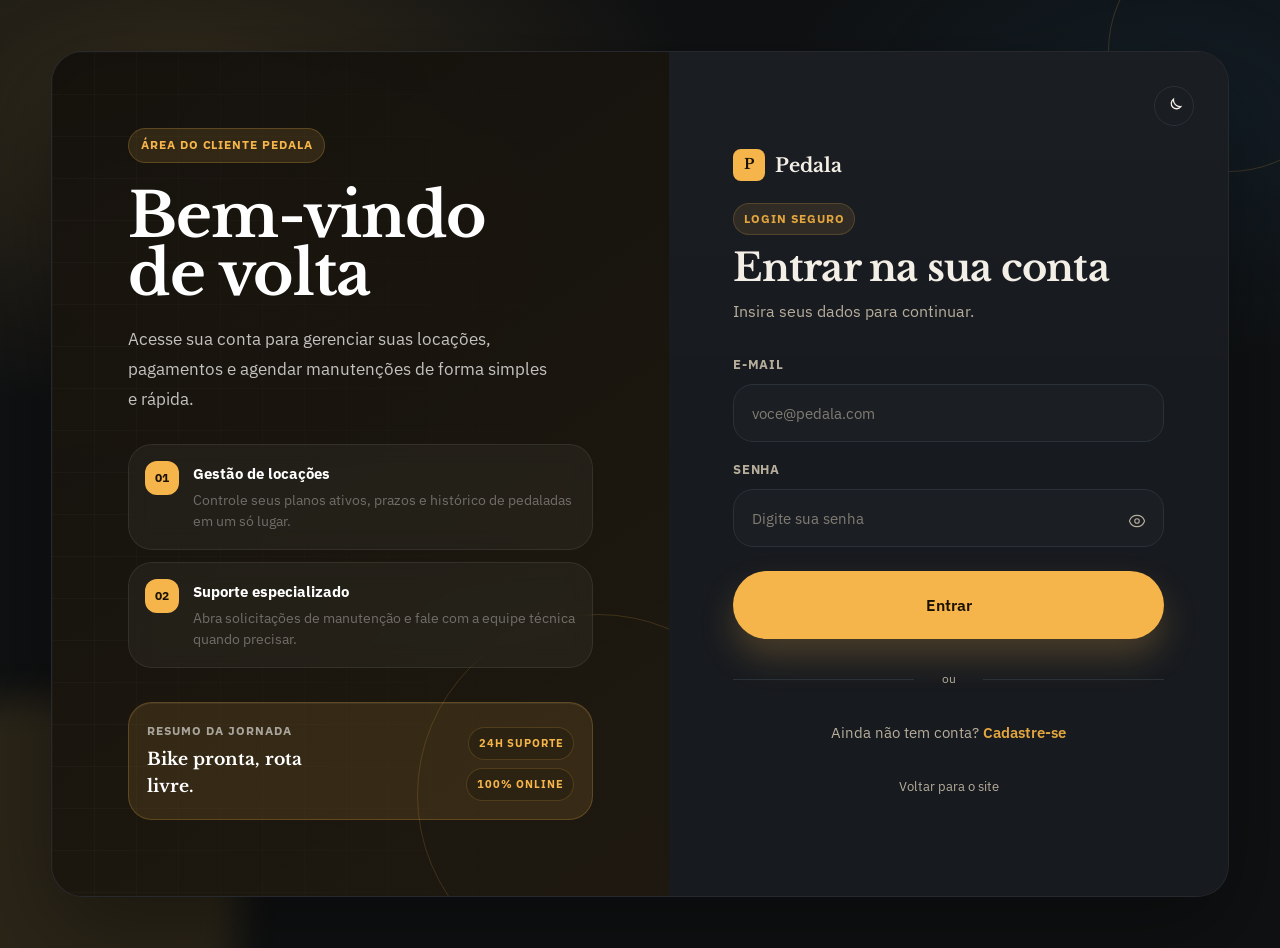
<file: frontend/pages/dashboard.html>
<!DOCTYPE html>
<html lang="pt-BR">
<head>
  <meta charset="UTF-8">
  <meta name="viewport" content="width=device-width, initial-scale=1.0">
  <title>Dashboard | Pedala</title>
  <meta name="description" content="Gerencie sua conta, acompanhe seus aluguéis e agende manutenções.">
  <link rel="stylesheet" href="../css/style.css">
  <script>(function(){document.documentElement.setAttribute('data-theme',localStorage.getItem('pedala_theme')||'dark');})();</script>
</head>
<body>
  <nav class="navbar">
    <a href="../index.html" class="navbar-logo">
      <div class="logo-icon">P</div>
      Pedala
    </a>
    <div class="navbar-actions">
      <button class="theme-toggle" title="Mudar tema"></button>
      <div class="nav-user-info">
        <div class="nav-avatar" id="navAv">U</div>
        <span class="nav-username" id="navNm">Usuário</span>
      </div>
      <button class="btn btn-secondary btn-sm" type="button" onclick="sair()">Sair</button>
    </div>
  </nav>

  <div class="layout">
    <aside class="sidebar">
      <ul class="sidebar-nav">
        <li><a href="#" class="active" onclick="showSec('inicio',this)">Visão Geral</a></li>
        <li><a href="#" onclick="showSec('locar',this)">Nova Locação</a></li>
        <li><a href="#" onclick="showSec('locacoes',this)">Histórico</a></li>
        <li><a href="#" onclick="showSec('perfil',this)">Meus Dados</a></li>
        <li><a href="../index.html">Página Inicial</a></li>
      </ul>
    </aside>

    <main class="main-content">
      <section id="sec-inicio" class="sec show">
        <div class="page-banner">
          <div class="page-banner-content">
            <h1 id="greetMsg">Olá, Usuário.</h1>
            <p>Gerencie seus aluguéis e agende manutenções de forma simples.</p>
          </div>
        </div>

        <div class="stat-grid">
          <div class="stat-card">
            <div class="stat-card-label">Bikes disponíveis</div>
            <div class="stat-card-value" id="wBikes">-</div>
          </div>
          <div class="stat-card">
            <div class="stat-card-label">Locações totais</div>
            <div class="stat-card-value" id="wLoc">0</div>
          </div>
          <div class="stat-card accent">
            <div class="stat-card-label">Contratos ativos</div>
            <div class="stat-card-value" id="wAtiv">0</div>
          </div>
        </div>

        <div id="locAtivaResume"></div>
      </section>

      <section id="sec-locar" class="sec">
        <div class="page-banner">
          <div class="page-banner-content">
            <h1>Novo aluguel</h1>
            <p>Escolha o seu modelo preferido e receba na sua porta.</p>
          </div>
        </div>

        <div id="locBloq" class="form-block" style="display:none;color:var(--warning);background:var(--warning-bg);border-color:var(--warning-border);"></div>

        <div class="card">
          <div class="card-header">
            <span class="card-title">Modelos disponíveis</span>
            <div class="bikes-filter" id="filterBtns">
              <button class="filter-btn active" type="button" data-cat="">Todos</button>
            </div>
          </div>
          <div class="card-body">
            <div class="bikes-grid" id="dashBikeGrid">
              <div class="empty-state">
                <span>Buscando modelos disponíveis...</span>
              </div>
            </div>
          </div>
        </div>
      </section>

      <section id="sec-locacoes" class="sec">
        <div class="page-header-row">
          <div class="page-header">
            <h1>Histórico</h1>
            <p>Acompanhe seus aluguéis passados e ativos.</p>
          </div>
          <button class="btn btn-secondary btn-sm" type="button" onclick="loadLocacoes()">Sincronizar</button>
        </div>
        <div id="locList"></div>
      </section>

      <section id="sec-perfil" class="sec">
        <div class="page-header">
          <h1>Meus dados</h1>
          <p>Informações de contato e endereço de entrega.</p>
        </div>
        <div class="card">
          <div class="card-body" id="perfilContent">
            <div class="empty-state">
              <span>Carregando seus dados...</span>
            </div>
          </div>
        </div>
      </section>
    </main>
  </div>

  <div id="modalOverlay" class="modal-overlay">
    <div class="modal">
      <div id="modalStep1">
        <div class="modal-bike-grid">
          <div class="modal-bike-visual">
            <img id="modalBikeImage" src="../assets/images/hero-bike.png" alt="Bike selecionada">
          </div>
          <div class="modal-bike-copy">
            <div>
              <div class="hero-floating-badge" id="modalBikeCatBadge">Categoria</div>
              <h2 class="modal-title" id="modalBikeName" style="margin-top:12px;">Bike selecionada</h2>
              <p id="modalBikeDesc">Descrição da bike selecionada.</p>
            </div>

            <div class="bike-features-grid">
              <div class="modal-feature">
                <span>Disponibilidade</span>
                <strong id="modalBikeAvailability">-</strong>
              </div>
              <div class="modal-feature">
                <span>Custo Base</span>
                <strong id="modalBikePriceHint">-</strong>
              </div>
              <div class="modal-feature">
                <span>Logística</span>
                <strong>Entrega agendada</strong>
              </div>
              <div class="modal-feature">
                <span>Gestão</span>
                <strong>Ciclo monitorado</strong>
              </div>
            </div>

            <div class="hero-actions">
              <button class="btn btn-secondary" type="button" onclick="closeModal()">Fechar</button>
              <button class="btn btn-primary" type="button" onclick="goToLocacao()">Continuar locação</button>
            </div>
          </div>
        </div>
      </div>

      <div id="modalStep2" style="display:none;">
        <h2 class="modal-title">Planejar Assinatura</h2>
        <p id="modalBikeDescStep2" style="color:var(--text-secondary);margin:8px 0 18px;"></p>
        <div class="plan-options" id="planOptions"></div>
        <div class="form-group">
          <label class="form-label" for="dataInicio">Início da vigência</label>
          <input type="date" id="dataInicio" class="form-input">
          <p class="form-hint">A data selecionada não pode exceder quatro dias contados de hoje.</p>
        </div>
        <div id="modalError" class="form-block" style="display:none;color:var(--danger);background:var(--danger-bg);border-color:var(--danger-border);margin-top:12px;"></div>
        <div class="hero-actions" style="margin-top:18px;">
          <button class="btn btn-secondary" type="button" onclick="backToBikeInfo()">Voltar</button>
          <button class="btn btn-primary" type="button" id="confirmBtn" onclick="confirmarLocacao()">Confirmar Assinatura</button>
        </div>
      </div>
    </div>
  </div>

  <div id="toast" class="toast" role="status" aria-live="polite"></div>
  <button class="scroll-top" id="scrollTop" type="button">↑ Topo</button>

  <script src="../js/core/app.js"></script>
  <script src="../js/pages/dashboard.page.js"></script>
</body>
</html>
</file>
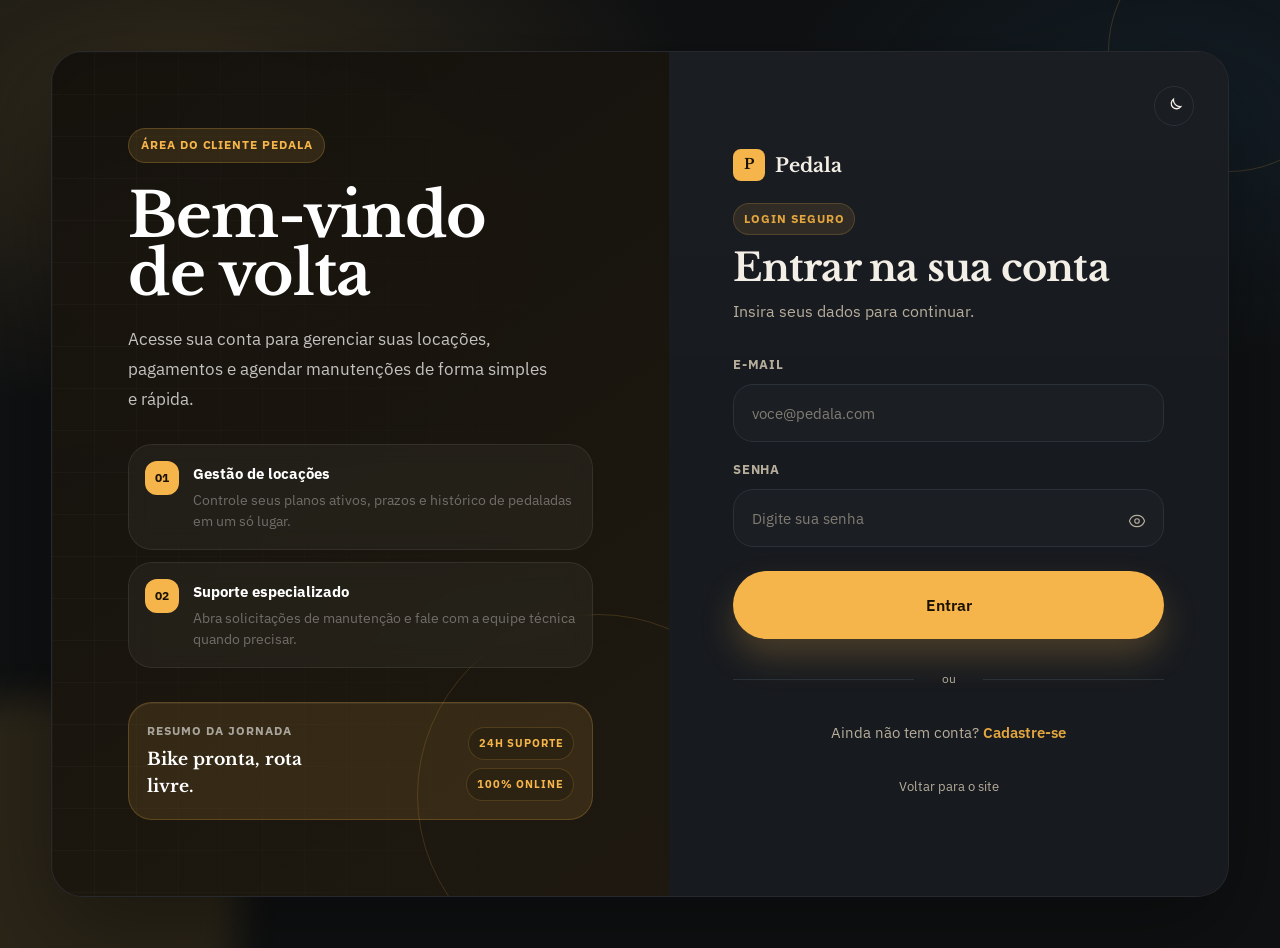
<file: frontend/pages/login.html>
<!DOCTYPE html>
<html lang="pt-BR">
<head>
  <meta charset="UTF-8">
  <meta name="viewport" content="width=device-width, initial-scale=1.0">
  <title>Entrar | Pedala</title>
  <meta name="description" content="Acesse sua conta Pedala para gerenciar locações, pagamentos e manutenções.">
  <link rel="stylesheet" href="../css/style.css">
  <script>(function(){document.documentElement.setAttribute('data-theme',localStorage.getItem('pedala_theme')||'dark');})();</script>
</head>
<body>
  <main class="auth-page auth-page-login">
    <div class="auth-shell auth-shell-login">
      <section class="auth-intro">
        <div class="auth-intro-copy">
          <span class="auth-kicker">Área do cliente Pedala</span>
          <h1>Bem-vindo de volta</h1>
          <p>Acesse sua conta para gerenciar suas locações, pagamentos e agendar manutenções de forma simples e rápida.</p>
          <div class="auth-points">
            <div class="auth-point">
              <span class="auth-point-icon">01</span>
              <div>
                <strong>Gestão de locações</strong>
                <p>Controle seus planos ativos, prazos e histórico de pedaladas em um só lugar.</p>
              </div>
            </div>
            <div class="auth-point">
              <span class="auth-point-icon">02</span>
              <div>
                <strong>Suporte especializado</strong>
                <p>Abra solicitações de manutenção e fale com a equipe técnica quando precisar.</p>
              </div>
            </div>
          </div>
        </div>

        <div class="auth-ride-card" aria-hidden="true">
          <div>
            <span>Resumo da jornada</span>
            <strong>Bike pronta, rota livre.</strong>
          </div>
          <div class="auth-ride-metrics">
            <span>24h suporte</span>
            <span>100% online</span>
          </div>
        </div>
      </section>

      <section class="auth-card">
        <div class="auth-theme-toggle">
          <button class="theme-toggle" title="Mudar tema"></button>
        </div>
        <div class="auth-logo">
          <div class="navbar-logo">
            <div class="logo-icon">P</div>
            Pedala
          </div>
          <span class="auth-card-eyebrow">Login seguro</span>
          <h2>Entrar na sua conta</h2>
          <p>Insira seus dados para continuar.</p>
        </div>

        <div id="loginError" class="form-block" style="display:none;color:var(--danger);background:var(--danger-bg);border-color:var(--danger-border);margin-bottom:18px;"></div>

        <form id="loginForm">
          <div class="form-group">
            <label class="form-label" for="email">E-mail</label>
            <input class="form-input" type="email" id="email" placeholder="voce@pedala.com" autocomplete="email" required>
          </div>
          <div class="form-group input-wrapper">
            <label class="form-label" for="senha">Senha</label>
            <input class="form-input" type="password" id="senha" placeholder="Digite sua senha" autocomplete="current-password" required>
            <button type="button" class="input-eye" id="toggleSenha" onclick="toggleSenhaVisibility()" aria-label="Mostrar ou ocultar senha">
              <svg id="eyeIcon" xmlns="http://www.w3.org/2000/svg" fill="none" viewBox="0 0 24 24" stroke="currentColor" stroke-width="1.5"><path stroke-linecap="round" stroke-linejoin="round" d="M2.036 12.322a1.012 1.012 0 010-.639C3.423 7.51 7.36 4.5 12 4.5c4.638 0 8.573 3.007 9.963 7.178.07.207.07.431 0 .639C20.577 16.49 16.64 19.5 12 19.5c-4.638 0-8.573-3.007-9.963-7.178z"/><path stroke-linecap="round" stroke-linejoin="round" d="M15 12a3 3 0 11-6 0 3 3 0 016 0z"/></svg>
            </button>
          </div>
          <button type="submit" class="btn btn-primary btn-full btn-lg" id="submitBtn">Entrar</button>
        </form>

        <div class="auth-divider">ou</div>

        <div class="auth-footer">
          <span>Ainda não tem conta? <a href="register.html">Cadastre-se</a></span>
        </div>
        <div class="auth-back">
          <a href="../index.html">Voltar para o site</a>
        </div>
      </section>
    </div>
  </main>

  <div id="toast" class="toast" role="status" aria-live="polite"></div>
  <script src="../js/core/app.js"></script>
  <script src="../js/pages/login.page.js"></script>
  <script>
    function toggleSenhaVisibility() {
      const input = document.getElementById('senha');
      const icon = document.getElementById('eyeIcon');
      if (input.type === 'password') {
        input.type = 'text';
        icon.innerHTML = '<path stroke-linecap="round" stroke-linejoin="round" d="M3.98 8.223A10.477 10.477 0 001.934 12C3.226 16.338 7.244 19.5 12 19.5c.993 0 1.953-.138 2.863-.395M6.228 6.228A10.45 10.45 0 0112 4.5c4.756 0 8.773 3.162 10.065 7.498a10.523 10.523 0 01-4.293 5.774M6.228 6.228L3 3m3.228 3.228l3.65 3.65m7.894 7.894L21 21m-3.228-3.228l-3.65-3.65m0 0a3 3 0 10-4.243-4.243m4.242 4.242L9.88 9.88"/>';
      } else {
        input.type = 'password';
        icon.innerHTML = '<path stroke-linecap="round" stroke-linejoin="round" d="M2.036 12.322a1.012 1.012 0 010-.639C3.423 7.51 7.36 4.5 12 4.5c4.638 0 8.573 3.007 9.963 7.178.07.207.07.431 0 .639C20.577 16.49 16.64 19.5 12 19.5c-4.638 0-8.573-3.007-9.963-7.178z"/><path stroke-linecap="round" stroke-linejoin="round" d="M15 12a3 3 0 11-6 0 3 3 0 016 0z"/>';
      }
    }
  </script>
</body>
</html>
</file>
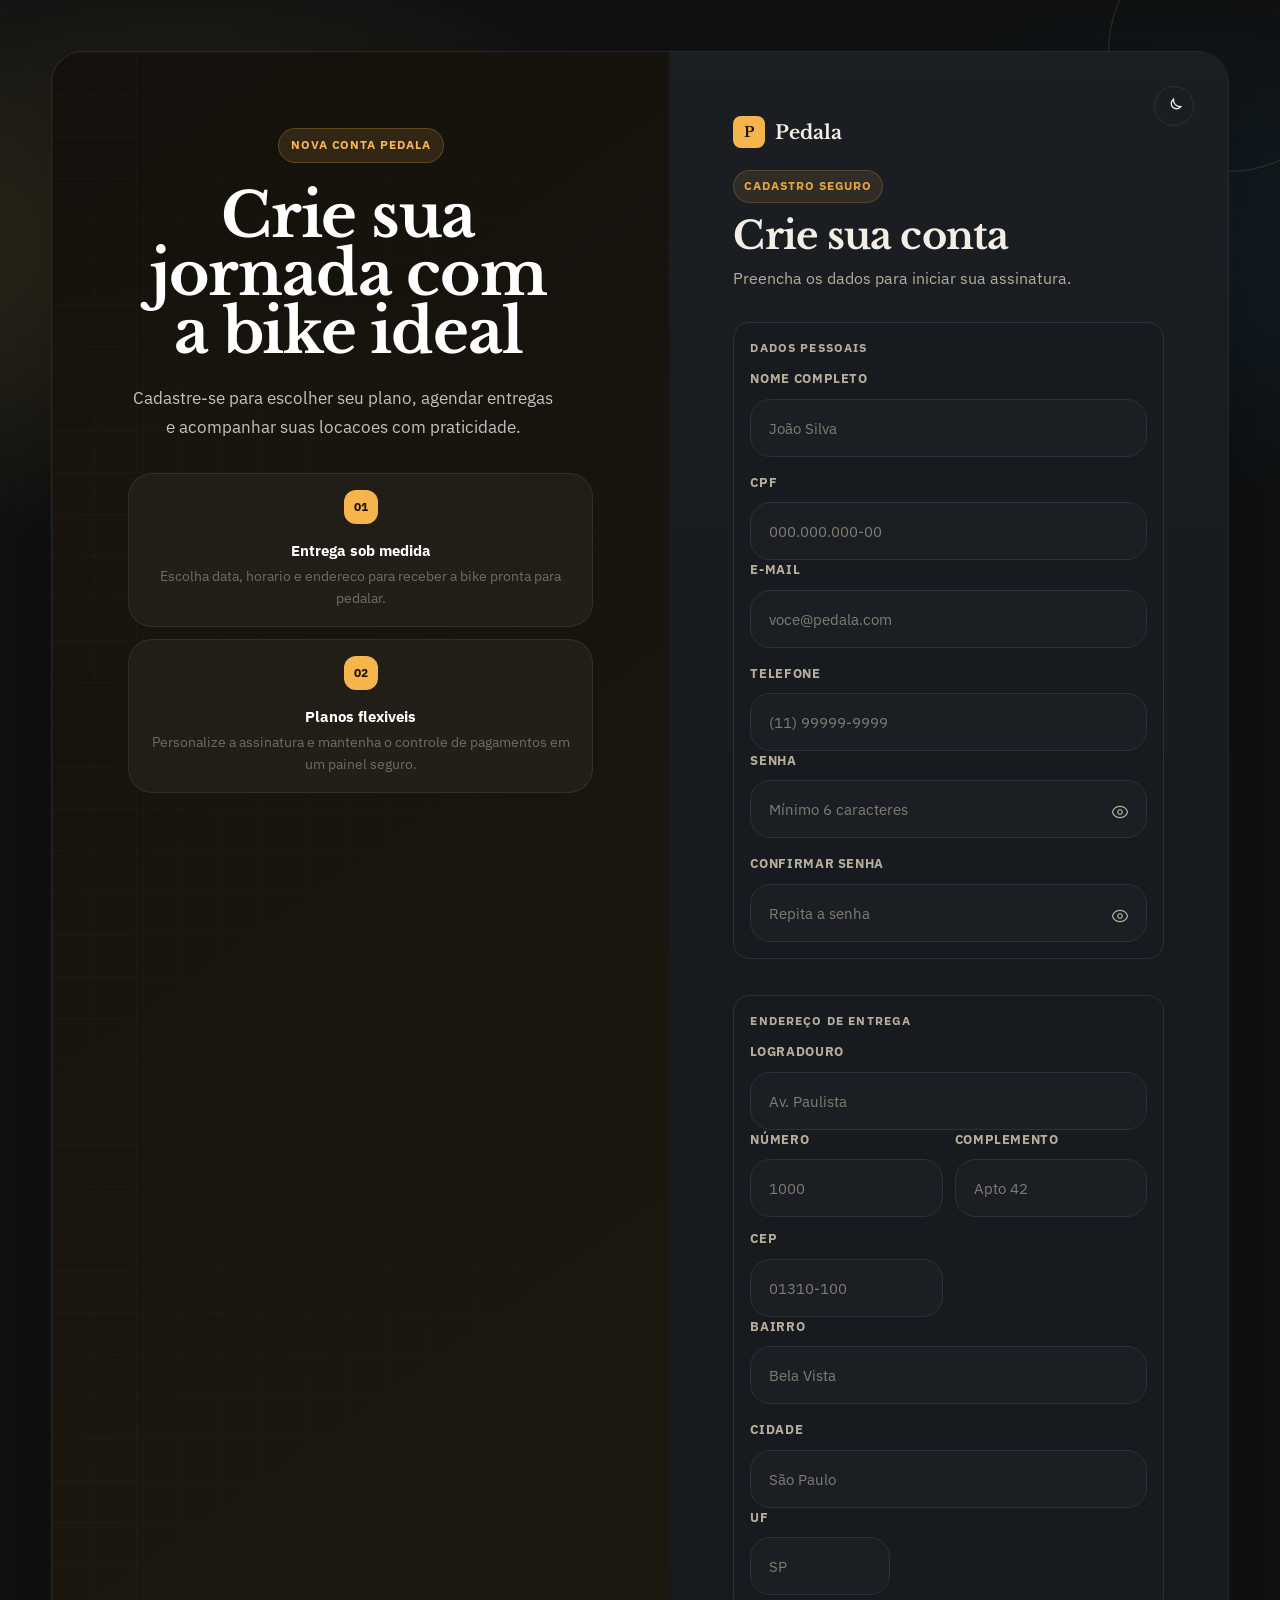
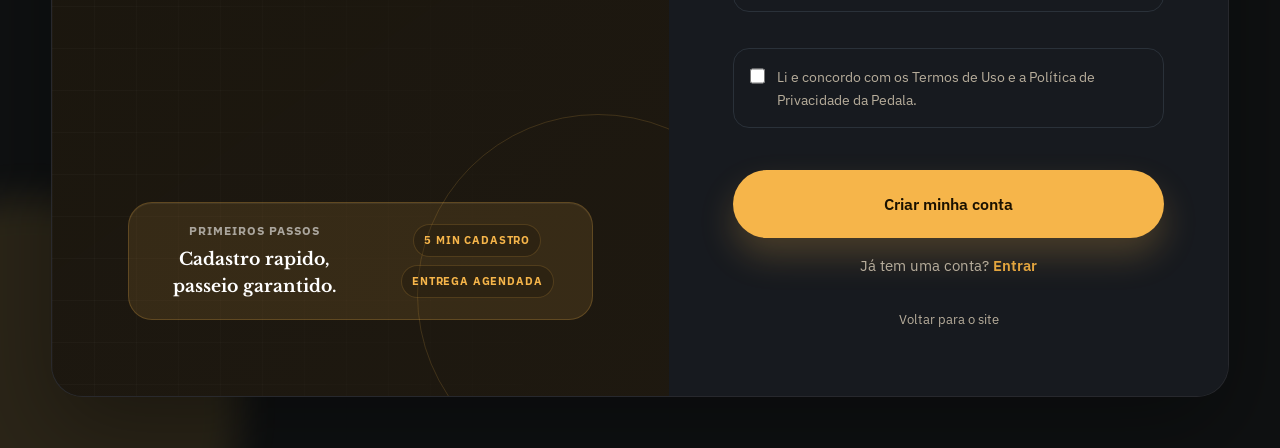
<file: frontend/pages/register.html>
<!DOCTYPE html>
<html lang="pt-BR">
<head>
  <meta charset="UTF-8">
  <meta name="viewport" content="width=device-width, initial-scale=1.0">
  <title>Criar conta | Pedala</title>
  <meta name="description" content="Cadastre-se na Pedala e receba a bike ideal em casa.">
  <link rel="stylesheet" href="../css/style.css">
  <script>(function(){document.documentElement.setAttribute('data-theme',localStorage.getItem('pedala_theme')||'dark');})();</script>
</head>
<body>
  <main class="auth-page auth-page-login auth-page-register">
    <div class="auth-shell auth-shell-login">
      <section class="auth-intro">
        <div class="auth-intro-copy">
          <span class="auth-kicker">Nova conta Pedala</span>
          <h1>Crie sua jornada com a bike ideal</h1>
          <p>Cadastre-se para escolher seu plano, agendar entregas e acompanhar suas locacoes com praticidade.</p>
          <div class="auth-points">
            <div class="auth-point">
              <span class="auth-point-icon">01</span>
              <div>
                <strong>Entrega sob medida</strong>
                <p>Escolha data, horario e endereco para receber a bike pronta para pedalar.</p>
              </div>
            </div>
            <div class="auth-point">
              <span class="auth-point-icon">02</span>
              <div>
                <strong>Planos flexiveis</strong>
                <p>Personalize a assinatura e mantenha o controle de pagamentos em um painel seguro.</p>
              </div>
            </div>
          </div>
        </div>

        <div class="auth-ride-card" aria-hidden="true">
          <div>
            <span>Primeiros passos</span>
            <strong>Cadastro rapido, passeio garantido.</strong>
          </div>
          <div class="auth-ride-metrics">
            <span>5 min cadastro</span>
            <span>Entrega agendada</span>
          </div>
        </div>
      </section>

      <section class="auth-card">
        <div class="auth-theme-toggle">
          <button class="theme-toggle" title="Mudar tema"></button>
        </div>
        <div class="auth-logo">
          <div class="navbar-logo">
            <div class="logo-icon">P</div>
            Pedala
          </div>
          <span class="auth-card-eyebrow">Cadastro seguro</span>
          <h2>Crie sua conta</h2>
          <p>Preencha os dados para iniciar sua assinatura.</p>
        </div>

        <div id="regError" class="form-block" style="display:none;color:var(--danger);background:var(--danger-bg);border-color:var(--danger-border);margin-bottom:18px;"></div>

        <form id="regForm">
          <div class="form-block" style="margin-bottom:18px;">
            <span class="section-label-form">Dados pessoais</span>
            <div class="form-row">
              <div class="form-group">
                <label class="form-label" for="nome">Nome completo</label>
                <input class="form-input" type="text" id="nome" placeholder="João Silva" required>
              </div>
              <div class="form-group">
                <label class="form-label" for="cpf">CPF</label>
                <input class="form-input" type="text" id="cpf" placeholder="000.000.000-00" maxlength="14" required>
              </div>
            </div>
            <div class="form-row">
              <div class="form-group">
                <label class="form-label" for="email">E-mail</label>
                <input class="form-input" type="email" id="email" placeholder="voce@pedala.com" autocomplete="email" required>
              </div>
              <div class="form-group">
                <label class="form-label" for="telefone">Telefone</label>
                <input class="form-input" type="tel" id="telefone" placeholder="(11) 99999-9999" required>
              </div>
            </div>
            <div class="form-row">
              <div class="form-group input-wrapper">
                <label class="form-label" for="senha">Senha</label>
                <input class="form-input" type="password" id="senha" placeholder="Mínimo 6 caracteres" minlength="6" autocomplete="new-password" required>
                <button type="button" class="input-eye" onclick="toggleField('senha','eyeReg1')" aria-label="Mostrar senha">
                  <svg id="eyeReg1" xmlns="http://www.w3.org/2000/svg" fill="none" viewBox="0 0 24 24" stroke="currentColor" stroke-width="1.5"><path stroke-linecap="round" stroke-linejoin="round" d="M2.036 12.322a1.012 1.012 0 010-.639C3.423 7.51 7.36 4.5 12 4.5c4.638 0 8.573 3.007 9.963 7.178.07.207.07.431 0 .639C20.577 16.49 16.64 19.5 12 19.5c-4.638 0-8.573-3.007-9.963-7.178z"/><path stroke-linecap="round" stroke-linejoin="round" d="M15 12a3 3 0 11-6 0 3 3 0 016 0z"/></svg>
                </button>
              </div>
              <div class="form-group input-wrapper">
                <label class="form-label" for="confirmarSenha">Confirmar senha</label>
                <input class="form-input" type="password" id="confirmarSenha" placeholder="Repita a senha" autocomplete="new-password" required>
                <button type="button" class="input-eye" onclick="toggleField('confirmarSenha','eyeReg2')" aria-label="Mostrar confirmar senha">
                  <svg id="eyeReg2" xmlns="http://www.w3.org/2000/svg" fill="none" viewBox="0 0 24 24" stroke="currentColor" stroke-width="1.5"><path stroke-linecap="round" stroke-linejoin="round" d="M2.036 12.322a1.012 1.012 0 010-.639C3.423 7.51 7.36 4.5 12 4.5c4.638 0 8.573 3.007 9.963 7.178.07.207.07.431 0 .639C20.577 16.49 16.64 19.5 12 19.5c-4.638 0-8.573-3.007-9.963-7.178z"/><path stroke-linecap="round" stroke-linejoin="round" d="M15 12a3 3 0 11-6 0 3 3 0 016 0z"/></svg>
                </button>
              </div>
            </div>
          </div>

          <div class="form-block" style="margin-bottom:18px;">
            <span class="section-label-form">Endereço de entrega</span>
            <div class="form-group">
              <label class="form-label" for="logradouro">Logradouro</label>
              <input class="form-input" type="text" id="logradouro" placeholder="Av. Paulista" required>
            </div>
            <div class="form-row-3">
              <div class="form-group">
                <label class="form-label" for="numero">Número</label>
                <input class="form-input" type="text" id="numero" placeholder="1000" required>
              </div>
              <div class="form-group">
                <label class="form-label" for="complemento">Complemento</label>
                <input class="form-input" type="text" id="complemento" placeholder="Apto 42">
              </div>
              <div class="form-group">
                <label class="form-label" for="cep">CEP</label>
                <input class="form-input" type="text" id="cep" placeholder="01310-100" maxlength="9">
              </div>
            </div>
            <div class="form-row">
              <div class="form-group">
                <label class="form-label" for="bairro">Bairro</label>
                <input class="form-input" type="text" id="bairro" placeholder="Bela Vista" required>
              </div>
              <div class="form-group">
                <label class="form-label" for="cidade">Cidade</label>
                <input class="form-input" type="text" id="cidade" placeholder="São Paulo" required>
              </div>
            </div>
            <div class="form-group uf-wrap">
              <label class="form-label" for="uf">UF</label>
              <input class="form-input" type="text" id="uf" placeholder="SP" maxlength="2" required>
            </div>
          </div>

          <label class="form-block" style="display:flex;gap:12px;align-items:flex-start;cursor:pointer;margin-bottom:18px;">
            <input type="checkbox" id="termos" required style="width:18px;height:18px;margin-top:2px;accent-color:var(--accent);">
            <span style="color:var(--text-secondary);font-size:0.9rem;">
              Li e concordo com os Termos de Uso e a Política de Privacidade da Pedala.
            </span>
          </label>

          <button type="submit" class="btn btn-primary btn-full btn-lg" id="submitBtn">Criar minha conta</button>
        </form>

        <div class="auth-footer" style="margin-top:16px;">
          <span>Já tem uma conta? <a href="login.html">Entrar</a></span>
        </div>
        <div class="auth-back">
          <a href="../index.html">Voltar para o site</a>
        </div>
      </section>
    </div>
  </main>

  <div id="toast" class="toast" role="status" aria-live="polite"></div>
  <script src="../js/core/app.js"></script>
  <script src="../js/pages/register.page.js"></script>
  <script>
    function toggleField(inputId, iconId) {
      const input = document.getElementById(inputId);
      const icon = document.getElementById(iconId);
      const eyeOpen = '<path stroke-linecap="round" stroke-linejoin="round" d="M2.036 12.322a1.012 1.012 0 010-.639C3.423 7.51 7.36 4.5 12 4.5c4.638 0 8.573 3.007 9.963 7.178.07.207.07.431 0 .639C20.577 16.49 16.64 19.5 12 19.5c-4.638 0-8.573-3.007-9.963-7.178z"/><path stroke-linecap="round" stroke-linejoin="round" d="M15 12a3 3 0 11-6 0 3 3 0 016 0z"/>';
      const eyeOff = '<path stroke-linecap="round" stroke-linejoin="round" d="M3.98 8.223A10.477 10.477 0 001.934 12C3.226 16.338 7.244 19.5 12 19.5c.993 0 1.953-.138 2.863-.395M6.228 6.228A10.45 10.45 0 0112 4.5c4.756 0 8.773 3.162 10.065 7.498a10.523 10.523 0 01-4.293 5.774M6.228 6.228L3 3m3.228 3.228l3.65 3.65m7.894 7.894L21 21m-3.228-3.228l-3.65-3.65m0 0a3 3 0 10-4.243-4.243m4.242 4.242L9.88 9.88"/>';
      if (input.type === 'password') { input.type = 'text'; icon.innerHTML = eyeOff; }
      else { input.type = 'password'; icon.innerHTML = eyeOpen; }
    }
  </script>
</body>
</html>
</file>
<file: frontend/css/style.css>
@import url('https://fonts.googleapis.com/css2?family=IBM+Plex+Sans:wght@400;500;600;700&family=Libre+Baskerville:wght@700&display=swap');

/* ══════════════════════════════════════════════════
   DESIGN TOKENS
══════════════════════════════════════════════════ */
:root {
  --color-primary: #F7B84C;
  --color-primary-dark: #E5A53B;
  --color-primary-text: #1F1400;
  --color-bg: #F6F1EA;
  --color-bg-soft: #F2ECE2;
  --color-surface: #FFFFFF;
  --color-surface-muted: #FAF7F2;
  --color-text: #1E1B16;
  --color-text-muted: #6E665A;
  --color-border: #E3DDD1;

  --text-secondary: var(--color-text-muted);
  --text-muted: var(--color-text-muted);
  --accent: var(--color-primary);
  --bg-muted: var(--color-bg-soft);
  --bg-border: var(--color-border);

  --danger: #D04D3A;
  --warning: #E48B1A;
  --success: #2F8D60;
  --info: #2B7BB9;
  --danger-bg: rgba(208, 77, 58, 0.12);
  --warning-bg: rgba(228, 139, 26, 0.12);
  --success-bg: rgba(47, 141, 96, 0.12);
  --info-bg: rgba(43, 123, 185, 0.12);
  --danger-border: rgba(208, 77, 58, 0.28);
  --warning-border: rgba(228, 139, 26, 0.28);
  --success-border: rgba(47, 141, 96, 0.28);
  --info-border: rgba(43, 123, 185, 0.28);

  --font-sans: 'IBM Plex Sans', sans-serif;
  --font-display: 'Libre Baskerville', serif;

  --shadow-sm: 0 10px 24px rgba(20, 16, 10, 0.08);
  --shadow-md: 0 24px 60px rgba(20, 16, 10, 0.14);
  --transition: 0.3s cubic-bezier(0.16, 1, 0.3, 1);

  --site-width: 1140px;
  --r-sm: 10px;
  --r-md: 16px;
  --r-lg: 24px;
  --r-xl: 32px;
  --r-pill: 999px;
  --nav-height: 80px;
}

[data-theme="dark"] {
  --color-primary: #F6B54A;
  --color-primary-dark: #E3A53E;
  --color-primary-text: #1A1100;
  --color-bg: #0F1112;
  --color-bg-soft: #14171B;
  --color-surface: #171A1F;
  --color-surface-muted: #1B1F24;
  --color-text: #F4EFE6;
  --color-text-muted: #B7AD9B;
  --color-border: #2A3139;

  --text-secondary: var(--color-text-muted);
  --text-muted: var(--color-text-muted);
  --accent: var(--color-primary);
  --bg-muted: var(--color-bg-soft);
  --bg-border: var(--color-border);

  --danger-bg: rgba(208, 77, 58, 0.18);
  --warning-bg: rgba(228, 139, 26, 0.18);
  --success-bg: rgba(47, 141, 96, 0.18);
  --info-bg: rgba(43, 123, 185, 0.18);
  --danger-border: rgba(208, 77, 58, 0.36);
  --warning-border: rgba(228, 139, 26, 0.36);
  --success-border: rgba(47, 141, 96, 0.36);
  --info-border: rgba(43, 123, 185, 0.36);
}

/* ══════════════════════════════════════════════════
   RESET & BASE
══════════════════════════════════════════════════ */
* { margin: 0; padding: 0; box-sizing: border-box; }
html { scroll-behavior: smooth; }

body {
  font-family: var(--font-sans);
  background:
    radial-gradient(1200px 600px at 10% -10%, rgba(247, 184, 76, 0.22), transparent 60%),
    radial-gradient(900px 520px at 110% 0%, rgba(43, 123, 185, 0.12), transparent 55%),
    var(--color-bg);
  color: var(--color-text);
  line-height: 1.6;
}

[data-theme="dark"] body {
  background:
    radial-gradient(1200px 600px at 5% -10%, rgba(247, 184, 76, 0.16), transparent 60%),
    radial-gradient(900px 520px at 110% 0%, rgba(43, 123, 185, 0.12), transparent 55%),
    var(--color-bg);
}

h1, h2, h3 { font-family: var(--font-display); letter-spacing: -0.02em; color: var(--color-text); }
p { color: var(--color-text-muted); }
a { text-decoration: none; color: inherit; transition: var(--transition); }
ul { list-style: none; }

.site-wrap { max-width: var(--site-width); margin: 0 auto; padding: 0 24px; }

/* ══════════════════════════════════════════════════
   BUTTONS
══════════════════════════════════════════════════ */
.btn {
  display: inline-flex;
  align-items: center;
  justify-content: center;
  gap: 8px;
  padding: 12px 24px;
  border-radius: var(--r-pill);
  font-weight: 600;
  cursor: pointer;
  border: none;
  font-family: var(--font-sans);
  font-size: 0.95rem;
  transition: var(--transition);
  white-space: nowrap;
}

.btn-primary { background: var(--color-primary); color: var(--color-primary-text); }
.btn-primary:hover { background: var(--color-primary-dark); transform: translateY(-2px); box-shadow: 0 8px 20px rgba(247, 184, 76, 0.32); }

.btn-secondary { background: var(--color-bg-soft); color: var(--color-text); border: 1px solid var(--color-border); }
.btn-secondary:hover { background: var(--color-surface-muted); border-color: var(--color-text-muted); }

.btn-ghost { background: transparent; color: var(--color-text); }
.btn-ghost:hover { background: rgba(0, 0, 0, 0.05); }
[data-theme="dark"] .btn-ghost:hover { background: rgba(255, 255, 255, 0.06); }

.btn-danger { background: var(--danger); color: #fff; }
.btn-danger:hover { filter: brightness(0.9); }

.btn-lg { padding: 16px 32px; font-size: 1.05rem; }
.btn-sm { padding: 8px 16px; font-size: 0.85rem; }
.btn-full { width: 100%; }
.btn-icon { padding: 0; width: 40px; height: 40px; border-radius: 50%; }

/* ══════════════════════════════════════════════════
   BADGES
══════════════════════════════════════════════════ */
.badge {
  display: inline-flex;
  align-items: center;
  gap: 4px;
  padding: 3px 10px;
  border-radius: var(--r-pill);
  font-size: 0.72rem;
  font-weight: 700;
  text-transform: uppercase;
  letter-spacing: 0.04em;
  white-space: nowrap;
}

.badge-accent { background: var(--color-primary); color: var(--color-primary-text); }
.badge-success { background: var(--success-bg); color: var(--success); border: 1px solid var(--success-border); }
.badge-warning { background: var(--warning-bg); color: var(--warning); border: 1px solid var(--warning-border); }
.badge-danger  { background: var(--danger-bg);  color: var(--danger);  border: 1px solid var(--danger-border); }
.badge-info    { background: var(--info-bg);    color: var(--info);    border: 1px solid var(--info-border); }
.badge-muted   { background: var(--color-bg-soft); color: var(--color-text-muted); border: 1px solid var(--color-border); }
.badge-purple  { background: rgba(80, 90, 200, 0.16); color: #6E7AE0; border: 1px solid rgba(80, 90, 200, 0.3); }

/* ══════════════════════════════════════════════════
   NAVIGATION
══════════════════════════════════════════════════ */
.navbar {
  position: fixed;
  top: 0; left: 0; right: 0;
  height: var(--nav-height);
  background: rgba(246, 241, 234, 0.88);
  backdrop-filter: blur(16px);
  -webkit-backdrop-filter: blur(16px);
  z-index: 1000;
  display: flex;
  align-items: center;
  border-bottom: 1px solid var(--color-border);
  padding: 0 24px;
  transition: background var(--transition), border-color var(--transition);
}

[data-theme="dark"] .navbar { background: rgba(15, 17, 18, 0.84); }

.navbar-inner { width: 100%; display: flex; justify-content: space-between; align-items: center; gap: 16px; }

.logo,
.navbar-logo {
  display: flex;
  align-items: center;
  gap: 10px;
  font-family: var(--font-display);
  font-size: 1.2rem;
  font-weight: 800;
  color: var(--color-text);
  text-decoration: none;
  white-space: nowrap;
}

.logo-icon {
  width: 32px; height: 32px;
  background: var(--color-primary);
  color: var(--color-primary-text);
  border-radius: 8px;
  display: flex;
  align-items: center;
  justify-content: center;
  font-weight: 800;
  font-size: 0.9rem;
  flex-shrink: 0;
}

.nav-links { display: flex; gap: 28px; font-weight: 500; font-size: 0.95rem; }
.nav-links a { color: var(--color-text-muted); }
.nav-links a:hover { color: var(--color-primary-dark); }

.nav-actions { display: flex; align-items: center; gap: 10px; }
.nav-actions .btn { height: 36px; }

.navbar-actions { margin-left: auto; display: flex; align-items: center; gap: 10px; }

.nav-avatar {
  width: 32px; height: 32px;
  border-radius: 50%;
  background: var(--color-primary);
  color: var(--color-primary-text);
  display: flex; align-items: center; justify-content: center;
  font-weight: 700;
  font-size: 0.8rem;
  flex-shrink: 0;
}

.nav-user-info { display: flex; align-items: center; gap: 10px; }
.nav-username { font-weight: 600; font-size: 0.9rem; }

.theme-toggle {
  width: 40px; height: 40px;
  border-radius: 50%;
  border: 1px solid var(--color-border);
  background: transparent;
  cursor: pointer;
  display: flex; align-items: center; justify-content: center;
  color: var(--color-text);
  transition: var(--transition);
  flex-shrink: 0;
}
.theme-toggle:hover { background: var(--color-bg-soft); }
.theme-toggle svg { width: 18px; height: 18px; }

/* ══════════════════════════════════════════════════
   FORMS
══════════════════════════════════════════════════ */
.form-group { margin-bottom: 20px; }

.form-label {
  display: block;
  font-size: 0.8rem;
  font-weight: 700;
  margin-bottom: 6px;
  color: var(--color-text-muted);
  text-transform: uppercase;
  letter-spacing: 0.05em;
}

.form-input {
  width: 100%;
  padding: 11px 14px;
  border-radius: var(--r-md);
  border: 1px solid var(--color-border);
  background: var(--color-surface);
  color: var(--color-text);
  outline: none;
  transition: border-color var(--transition), box-shadow var(--transition);
  font-family: var(--font-sans);
  font-size: 0.95rem;
}

.form-input::placeholder { color: var(--color-text-muted); opacity: 0.65; }
.form-input:focus { border-color: var(--color-primary); box-shadow: 0 0 0 3px rgba(247, 184, 76, 0.16); }
.form-input.error { border-color: var(--danger); box-shadow: 0 0 0 3px var(--danger-bg); }
.form-textarea { min-height: 90px; resize: vertical; }

.form-hint { font-size: 0.82rem; color: var(--color-text-muted); margin-top: 6px; }

.form-block {
  border: 1px solid var(--color-border);
  border-radius: var(--r-md);
  padding: 16px;
  background: var(--color-surface);
}

.form-row   { display: grid; grid-template-columns: repeat(auto-fit, minmax(220px, 1fr)); gap: 16px; }
.form-row-3 { display: grid; grid-template-columns: repeat(auto-fit, minmax(160px, 1fr)); gap: 12px; }

/* Password field with eye toggle */
.input-wrapper { position: relative; }
.input-wrapper .form-input { padding-right: 44px; }

.input-eye {
  position: absolute;
  right: 12px;
  top: 50%;
  transform: translateY(-50%);
  background: none;
  border: none;
  cursor: pointer;
  color: var(--color-text-muted);
  display: flex;
  align-items: center;
  padding: 4px;
  border-radius: 4px;
  transition: color var(--transition);
}
.input-eye:hover { color: var(--color-text); }
.input-eye svg { width: 18px; height: 18px; }

/* ══════════════════════════════════════════════════
   CARDS & STATS
══════════════════════════════════════════════════ */
.card {
  background: var(--color-surface);
  border-radius: var(--r-lg);
  border: 1px solid var(--color-border);
  overflow: hidden;
  margin-bottom: 24px;
  box-shadow: var(--shadow-sm);
}

.card-header {
  padding: 18px 22px;
  border-bottom: 1px solid var(--color-border);
  font-weight: 700;
  font-family: var(--font-sans);
  display: flex;
  align-items: center;
  justify-content: space-between;
  gap: 12px;
  flex-wrap: wrap;
}

.card-body { padding: 22px; }
.card-title { font-weight: 700; font-size: 0.95rem; }

.stat-grid {
  display: grid;
  grid-template-columns: repeat(auto-fill, minmax(200px, 1fr));
  gap: 20px;
  margin-bottom: 32px;
}

.stat-card {
  background: var(--color-surface);
  padding: 22px;
  border-radius: var(--r-lg);
  border: 1px solid var(--color-border);
  transition: var(--transition);
}
.stat-card:hover { box-shadow: var(--shadow-sm); transform: translateY(-2px); }
.stat-card.accent { border-color: rgba(247, 184, 76, 0.4); box-shadow: 0 8px 24px rgba(247, 184, 76, 0.1); }
.stat-card-label { font-size: 0.75rem; color: var(--color-text-muted); text-transform: uppercase; letter-spacing: 0.06em; margin-bottom: 8px; font-weight: 700; }
.stat-card-value { font-family: var(--font-display); font-size: 1.75rem; font-weight: 800; color: var(--color-text); line-height: 1; }

/* ══════════════════════════════════════════════════
   TABLES
══════════════════════════════════════════════════ */
.table-wrap { overflow-x: auto; }
table { width: 100%; border-collapse: collapse; text-align: left; }

th {
  padding: 14px 20px;
  background: var(--color-bg-soft);
  font-size: 0.72rem;
  text-transform: uppercase;
  letter-spacing: 0.08em;
  color: var(--color-text-muted);
  border-bottom: 1px solid var(--color-border);
  font-weight: 700;
  white-space: nowrap;
}

td { padding: 14px 20px; border-bottom: 1px solid var(--color-border); font-size: 0.92rem; vertical-align: middle; }
tr:last-child td { border-bottom: none; }
tr:hover td { background: var(--color-bg-soft); }

[data-theme="dark"] th { background: rgba(255, 255, 255, 0.04); }
[data-theme="dark"] tr:hover td { background: rgba(255, 255, 255, 0.03); }

/* ══════════════════════════════════════════════════
   UTILITIES
══════════════════════════════════════════════════ */
.sec { display: none; }
.sec.show { display: block; }

.flex-between { display: flex; justify-content: space-between; align-items: center; gap: 12px; }
.flex-end     { display: flex; justify-content: flex-end; }
.flex-center  { display: flex; justify-content: center; align-items: center; }
.flex-wrap    { flex-wrap: wrap; }
.gap-sm { gap: 8px; }
.gap-md { gap: 16px; }
.mb-0   { margin-bottom: 0 !important; }
.mt-md  { margin-top: 16px; }

.loading-center { grid-column: 1 / -1; text-align: center; padding: 40px; color: var(--color-text-muted); }

.empty-state {
  background: var(--color-surface);
  border: 1px dashed var(--color-border);
  border-radius: var(--r-lg);
  padding: 40px 24px;
  text-align: center;
  display: grid;
  gap: 8px;
  color: var(--color-text-muted);
}
.empty-state strong { color: var(--color-text); font-size: 1rem; display: block; margin-bottom: 4px; }

.info-row { display: flex; justify-content: space-between; gap: 16px; font-size: 0.9rem; padding: 8px 0; border-bottom: 1px dashed var(--color-border); }
.info-row:last-child { border-bottom: none; }
.info-label { color: var(--color-text-muted); font-weight: 600; }
.info-value { color: var(--color-text); text-align: right; }

.bike-spec {
  display: inline-flex;
  padding: 4px 10px;
  border-radius: var(--r-pill);
  background: var(--color-bg-soft);
  border: 1px solid var(--color-border);
  font-size: 0.72rem;
  color: var(--color-text-muted);
}

.loading-pulse { animation: pulse 1.4s ease-in-out infinite; }
@keyframes pulse { 0%, 100% { opacity: 0.45; } 50% { opacity: 1; } }

/* ══════════════════════════════════════════════════
   TOAST
══════════════════════════════════════════════════ */
.toast {
  position: fixed;
  bottom: 24px;
  left: 50%;
  transform: translateX(-50%) translateY(20px);
  opacity: 0;
  background: var(--color-surface);
  border: 1px solid var(--color-border);
  border-radius: var(--r-pill);
  padding: 12px 22px;
  box-shadow: var(--shadow-md);
  transition: var(--transition);
  z-index: 2000;
  font-size: 0.9rem;
  font-weight: 500;
  max-width: 90vw;
  text-align: center;
  pointer-events: none;
}
.toast.show { opacity: 1; transform: translateX(-50%) translateY(0); pointer-events: auto; }
.toast-success { border-color: var(--success-border); background: var(--success-bg); color: var(--success); }
.toast-error   { border-color: var(--danger-border);  background: var(--danger-bg);  color: var(--danger); }
.toast-warning { border-color: var(--warning-border); background: var(--warning-bg); color: var(--warning); }
.toast-info    { border-color: var(--info-border);    background: var(--info-bg);    color: var(--info); }

/* ══════════════════════════════════════════════════
   SCROLL TOP
══════════════════════════════════════════════════ */
.scroll-top {
  position: fixed;
  right: 24px;
  bottom: 24px;
  padding: 10px 14px;
  border-radius: var(--r-pill);
  background: var(--color-surface);
  border: 1px solid var(--color-border);
  display: none;
  cursor: pointer;
  z-index: 1000;
  font-size: 0.8rem;
  font-weight: 600;
  box-shadow: var(--shadow-sm);
  transition: var(--transition);
  color: var(--color-text);
}
.scroll-top.visible { display: inline-flex; }
.scroll-top:hover { box-shadow: var(--shadow-md); transform: translateY(-2px); }

/* ══════════════════════════════════════════════════
   REVEAL ANIMATION
══════════════════════════════════════════════════ */
[data-reveal] { opacity: 0; transform: translateY(40px); transition: 0.8s cubic-bezier(0.16, 1, 0.3, 1); }
[data-reveal].revealed { opacity: 1; transform: translateY(0); }

/* ══════════════════════════════════════════════════
   LANDING — HERO
══════════════════════════════════════════════════ */
.hero-bebike {
  position: relative;
  overflow: hidden;
  padding: 150px 0 96px;
  min-height: 92vh;
  display: flex;
  align-items: center;
  background:
    radial-gradient(900px 520px at 10% 12%, rgba(247, 184, 76, 0.18), transparent 58%),
    radial-gradient(720px 440px at 90% 20%, rgba(43, 123, 185, 0.13), transparent 58%);
}

.hero-bebike::before {
  content: '';
  position: absolute;
  inset: 80px 24px 40px;
  border: 1px solid var(--color-border);
  border-radius: 48px;
  pointer-events: none;
  opacity: 0.5;
}

.hero-grid {
  position: relative;
  z-index: 1;
  display: grid;
  grid-template-columns: minmax(0, 1fr) minmax(360px, 0.9fr);
  gap: clamp(40px, 6vw, 76px);
  align-items: center;
}

.hero-content { display: flex; flex-direction: column; gap: 22px; }

.badge-new {
  background: rgba(247, 184, 76, 0.14);
  color: var(--color-primary-dark);
  border: 1px solid rgba(247, 184, 76, 0.3);
  padding: 8px 14px;
  border-radius: var(--r-pill);
  font-size: 0.72rem;
  font-weight: 800;
  width: fit-content;
  text-transform: uppercase;
  letter-spacing: 0.08em;
}

.hero-content h1 {
  font-family: var(--font-display);
  font-size: clamp(3.25rem, 6.2vw, 5.8rem);
  line-height: 0.96;
  font-weight: 700;
  letter-spacing: -0.055em;
}

.text-primary { color: var(--color-primary-dark); }
.hero-content p { font-size: 1.15rem; color: var(--color-text-muted); max-width: 540px; line-height: 1.75; }
.hero-buttons { display: flex; align-items: center; gap: 24px; margin-top: 8px; flex-wrap: wrap; }
.hero-delivery {
  display: flex;
  align-items: center;
  gap: 10px;
  color: var(--color-text-muted);
  font-size: 0.92rem;
  padding: 10px 14px;
  border: 1px solid var(--color-border);
  border-radius: var(--r-pill);
  background: var(--color-surface);
}
.hero-delivery strong { color: var(--color-text); }
.hero-delivery svg { width: 18px; height: 18px; color: var(--color-primary-dark); }

.hero-trust {
  display: flex;
  flex-wrap: wrap;
  gap: 8px;
}

.hero-trust span {
  padding: 7px 11px;
  border-radius: var(--r-pill);
  background: var(--color-bg-soft);
  border: 1px solid var(--color-border);
  color: var(--color-text-muted);
  font-size: 0.78rem;
  font-weight: 700;
}

.hero-metrics {
  display: flex;
  gap: 12px;
  margin-top: 24px;
  padding: 10px;
  background: rgba(255, 255, 255, 0.42);
  backdrop-filter: blur(16px);
  border-radius: var(--r-xl);
  border: 1px solid var(--color-border);
  box-shadow: var(--shadow-sm);
  width: fit-content;
}

.metric {
  min-width: 112px;
  display: flex;
  flex-direction: column;
  gap: 4px;
  padding: 14px 16px;
  background: var(--color-surface);
  border: 1px solid var(--color-border);
  border-radius: var(--r-lg);
}

.metric strong { font-family: var(--font-display); font-size: 1.8rem; color: var(--color-text); line-height: 1; }
.metric span { font-size: 0.75rem; color: var(--color-text-muted); text-transform: uppercase; letter-spacing: 0.06em; }

.hero-visual {
  position: relative;
  min-height: 560px;
  display: flex;
  align-items: center;
  justify-content: center;
}

.bike-circle {
  position: absolute;
  width: min(610px, 118%);
  aspect-ratio: 1;
  background: linear-gradient(145deg, rgba(247, 184, 76, 0.24), rgba(247, 184, 76, 0.04));
  border: 1px solid rgba(247, 184, 76, 0.18);
  border-radius: 50%;
  z-index: -1;
}

.bike-orbit {
  position: absolute;
  border-radius: 50%;
  border: 1px dashed rgba(247, 184, 76, 0.28);
  z-index: -1;
}

.bike-orbit-one { width: min(720px, 132%); aspect-ratio: 1; transform: rotate(-12deg); }
.bike-orbit-two { width: min(470px, 88%); aspect-ratio: 1; transform: rotate(22deg); opacity: 0.55; }

.hero-visual img {
  width: min(650px, 124%);
  height: auto;
  transform: translateX(-4%) rotate(-2deg);
  filter: drop-shadow(0 26px 42px rgba(0, 0, 0, 0.2));
}

.hero-mini-card {
  position: absolute;
  left: 0;
  top: 18%;
  max-width: 190px;
  display: flex;
  align-items: center;
  gap: 10px;
  padding: 12px 14px;
  border-radius: var(--r-lg);
  background: var(--color-surface);
  border: 1px solid var(--color-border);
  box-shadow: var(--shadow-sm);
  color: var(--color-text);
  font-size: 0.82rem;
  font-weight: 700;
}

.hero-mini-card svg {
  width: 20px;
  height: 20px;
  color: var(--success);
  flex-shrink: 0;
}

.hero-bike-card {
  position: absolute;
  bottom: 22px; right: 0;
  background: var(--color-surface);
  padding: 20px;
  border-radius: var(--r-xl);
  box-shadow: var(--shadow-md);
  width: min(290px, 78vw);
  border: 1px solid var(--color-border);
}

.hb-header { display: flex; justify-content: space-between; margin-bottom: 6px; font-size: 0.75rem; font-weight: 600; color: var(--color-text-muted); }
.hb-badge {
  display: inline-flex;
  align-items: center;
  padding: 3px 8px;
  border-radius: var(--r-pill);
  background: var(--color-bg-soft);
  border: 1px solid var(--color-border);
  color: var(--color-text-muted);
  font-size: 0.65rem;
  font-weight: 800;
  text-transform: uppercase;
  letter-spacing: 0.06em;
}
.hb-badge.ultimas { background: var(--danger-bg); border-color: var(--danger-border); color: var(--danger); }
.hb-badge.disponivel { background: var(--success-bg); border-color: var(--success-border); color: var(--success); }
.hero-bike-card h3 { font-size: 1.1rem; }
.hb-desc { font-size: 0.82rem; line-height: 1.45; margin-top: 6px; }
.hb-price { font-family: var(--font-display); font-size: 1.5rem; font-weight: 800; margin-top: 6px; color: var(--color-text); }
.hb-price small { font-size: 0.85rem; color: var(--color-text-muted); font-family: var(--font-sans); }
.hb-meta {
  display: grid;
  gap: 5px;
  margin-top: 14px;
  padding-top: 12px;
  border-top: 1px solid var(--color-border);
  color: var(--color-text-muted);
  font-size: 0.78rem;
}

.hero-floating-badge {
  display: inline-flex;
  align-items: center;
  gap: 6px;
  padding: 4px 12px;
  border-radius: var(--r-pill);
  background: var(--color-bg-soft);
  border: 1px solid var(--color-border);
  font-size: 0.7rem;
  font-weight: 700;
  text-transform: uppercase;
  letter-spacing: 0.06em;
}

.hero-actions { display: flex; gap: 10px; flex-wrap: wrap; margin-top: 16px; }

/* ══════════════════════════════════════════════════
   LANDING — PARTNERS
══════════════════════════════════════════════════ */
.section-partners {
  padding: 36px 0;
  border-top: 1px solid var(--color-border);
  border-bottom: 1px solid var(--color-border);
  background: var(--color-bg-soft);
}
.partners-row { display: flex; align-items: center; gap: 32px; flex-wrap: wrap; }
.partners-row span { font-size: 0.78rem; font-weight: 700; color: var(--color-text-muted); white-space: nowrap; text-transform: uppercase; letter-spacing: 0.06em; }
.logos { display: flex; gap: 48px; opacity: 0.45; font-family: var(--font-display); font-weight: 700; font-size: 1.15rem; flex-wrap: wrap; }

.section-benefits-strip {
  padding: 18px 0;
  background: var(--color-surface);
}

.benefits-row {
  justify-content: space-between;
  gap: 16px;
}

.benefit-logos {
  gap: 10px;
  opacity: 1;
  font-family: var(--font-sans);
  font-size: 0.82rem;
}

.benefit-logos .logo-item {
  padding: 8px 12px;
  border-radius: var(--r-pill);
  background: var(--color-bg-soft);
  border: 1px solid var(--color-border);
  color: var(--color-text);
  font-weight: 700;
}

/* ══════════════════════════════════════════════════
   LANDING — SECTIONS
══════════════════════════════════════════════════ */
.section { padding: 100px 0; }
.bg-light {
  background:
    radial-gradient(900px 420px at 8% 0%, rgba(247, 184, 76, 0.08), transparent 60%),
    var(--color-surface);
}

.section-header { margin-bottom: 56px; display: flex; justify-content: space-between; align-items: flex-end; gap: 28px; }
.section-header.centered { text-align: center; justify-content: center; flex-direction: column; align-items: center; }
.title-lg { font-family: var(--font-display); font-size: 2.8rem; font-weight: 800; line-height: 1.1; }
.subtitle { font-size: 1.05rem; color: var(--color-text-muted); max-width: 600px; margin-top: 12px; }

.section-eyebrow {
  display: inline-flex;
  width: fit-content;
  margin-bottom: 12px;
  padding: 6px 10px;
  border-radius: var(--r-pill);
  background: rgba(247, 184, 76, 0.12);
  border: 1px solid rgba(247, 184, 76, 0.24);
  color: var(--color-primary-dark);
  font-size: 0.7rem;
  font-weight: 800;
  letter-spacing: 0.08em;
  text-transform: uppercase;
}

/* ══════════════════════════════════════════════════
   LANDING — STEPS
══════════════════════════════════════════════════ */
.steps-grid { display: grid; grid-template-columns: repeat(3, 1fr); gap: 32px; }

.step-card {
  position: relative;
  overflow: hidden;
  background: var(--color-surface);
  padding: 32px;
  border-radius: var(--r-xl);
  transition: var(--transition);
  border: 1px solid var(--color-border);
}

.step-card::before {
  content: '';
  position: absolute;
  inset: 0;
  background: linear-gradient(135deg, rgba(247, 184, 76, 0.1), transparent 42%);
  opacity: 0;
  transition: opacity var(--transition);
}

.step-card:hover::before { opacity: 1; }
.step-card > * { position: relative; z-index: 1; }
.step-card:hover { transform: translateY(-8px); box-shadow: var(--shadow-md); }
.step-num {
  width: 58px;
  height: 58px;
  display: flex;
  align-items: center;
  justify-content: center;
  font-family: var(--font-display);
  font-size: 1.35rem;
  font-weight: 800;
  color: var(--color-primary-text);
  background: var(--color-primary);
  border-radius: 18px;
  margin-bottom: 24px;
  line-height: 1;
}
.step-card h3 { font-family: var(--font-display); font-size: 1.4rem; margin-bottom: 12px; }
.step-card p { color: var(--color-text-muted); font-size: 0.95rem; }

/* ══════════════════════════════════════════════════
   LANDING — CATALOG
══════════════════════════════════════════════════ */
.catalog-controls {
  display: grid;
  justify-items: end;
  gap: 12px;
  max-width: 560px;
}
.filter-group, .bikes-filter { display: flex; gap: 6px; flex-wrap: wrap; }

.filter-btn {
  background: var(--color-surface);
  border: 1px solid var(--color-border);
  padding: 7px 16px;
  border-radius: var(--r-pill);
  cursor: pointer;
  font-weight: 500;
  font-size: 0.88rem;
  color: var(--color-text-muted);
  transition: var(--transition);
  font-family: var(--font-sans);
}
.filter-btn:hover { border-color: var(--color-primary); color: var(--color-text); }
.filter-btn.active { background: var(--color-primary); border-color: var(--color-primary); color: var(--color-primary-text); font-weight: 700; }

.summary-text {
  font-size: 0.82rem;
  color: var(--color-text-muted);
  padding: 7px 12px;
  border-radius: var(--r-pill);
  background: var(--color-bg-soft);
  border: 1px solid var(--color-border);
}

.bikes-grid { display: grid; grid-template-columns: repeat(auto-fill, minmax(290px, 1fr)); gap: 24px; }

.bike-card {
  background: var(--color-surface);
  border-radius: var(--r-xl);
  overflow: hidden;
  border: 1px solid var(--color-border);
  transition: var(--transition);
  box-shadow: 0 12px 30px rgba(20, 16, 10, 0.06);
}
.bike-card:hover { transform: translateY(-6px); box-shadow: var(--shadow-md); }

.bike-img {
  aspect-ratio: 4/3;
  background:
    radial-gradient(circle at 50% 52%, rgba(247, 184, 76, 0.12), transparent 54%),
    var(--color-surface-muted);
  display: flex;
  align-items: center;
  justify-content: center;
  padding: 28px;
  position: relative;
}
.bike-img img { width: 100%; height: 100%; object-fit: contain; transition: transform var(--transition); }
.bike-card:hover .bike-img img { transform: scale(1.04) rotate(-1deg); }

.bike-badge { position: absolute; top: 16px; left: 16px; background: var(--color-primary); color: var(--color-primary-text); padding: 4px 10px; border-radius: var(--r-sm); font-size: 0.68rem; font-weight: 700; text-transform: uppercase; letter-spacing: 0.06em; }
.bike-badge.ultimas, .hero-floating-badge.ultimas { background: var(--danger); color: #fff; }
.bike-badge.disponivel, .hero-floating-badge.disponivel { background: var(--success); color: #fff; }

.bike-body { padding: 22px; display: grid; gap: 10px; }
.bike-cat { font-size: 0.72rem; color: var(--color-text-muted); font-weight: 700; text-transform: uppercase; letter-spacing: 0.06em; margin-bottom: 4px; }
.bike-name { font-family: var(--font-display); font-size: 1.25rem; margin-bottom: 0; }
.bike-desc {
  color: var(--color-text-muted);
  font-size: 0.88rem;
  line-height: 1.5;
  min-height: 3.2em;
  max-height: 3.2em;
  overflow: hidden;
  margin-bottom: 0;
}
.bike-specs { display: flex; flex-wrap: wrap; gap: 6px; margin-bottom: 12px; }
.bike-footer { display: flex; justify-content: space-between; align-items: center; gap: 12px; margin-top: 6px; padding-top: 18px; border-top: 1px solid var(--color-border); }
.bike-price { font-family: var(--font-display); font-size: 1.2rem; font-weight: 800; color: var(--color-text); }
.bike-price span { font-size: 0.85rem; font-weight: 400; color: var(--color-text-muted); font-family: var(--font-sans); }
.bike-price-label { color: var(--color-text-muted); font-size: 0.82rem; }
.bike-photo-label { color: var(--color-text-muted); font-size: 0.85rem; }

/* ══════════════════════════════════════════════════
   LANDING — FAQ
══════════════════════════════════════════════════ */
.faq-section { padding: 80px 0; background: var(--color-bg-soft); }
.faq-list { max-width: 760px; margin: 0 auto; display: flex; flex-direction: column; gap: 8px; }

.faq-item {
  background: var(--color-surface);
  border: 1px solid var(--color-border);
  border-radius: var(--r-lg);
  overflow: hidden;
  transition: border-color var(--transition);
}
.faq-item.open { border-color: var(--color-primary); }

.faq-q {
  width: 100%;
  display: flex;
  justify-content: space-between;
  align-items: center;
  padding: 20px 24px;
  background: none;
  border: none;
  font-family: var(--font-sans);
  font-size: 0.97rem;
  font-weight: 600;
  color: var(--color-text);
  cursor: pointer;
  text-align: left;
  gap: 16px;
  transition: color var(--transition);
}
.faq-q:hover { color: var(--color-primary-dark); }

.faq-chevron { width: 18px; height: 18px; flex-shrink: 0; transition: transform var(--transition); color: var(--color-text-muted); }
.faq-item.open .faq-chevron { transform: rotate(180deg); color: var(--color-primary); }

.faq-a { max-height: 0; overflow: hidden; transition: max-height 0.4s cubic-bezier(0.16, 1, 0.3, 1); }
.faq-a-inner { padding: 0 24px 20px; color: var(--color-text-muted); line-height: 1.7; font-size: 0.95rem; }
.faq-item.open .faq-a { max-height: 400px; }

/* ══════════════════════════════════════════════════
   LANDING — CTA
══════════════════════════════════════════════════ */
.section-cta {
  padding: 90px 0 110px;
  background:
    radial-gradient(760px 420px at 80% 0%, rgba(247, 184, 76, 0.12), transparent 58%),
    var(--color-bg);
}

.cta-box {
  position: relative;
  overflow: hidden;
  background:
    linear-gradient(135deg, var(--color-primary), #FAD07B);
  padding: clamp(48px, 7vw, 78px);
  border-radius: var(--r-xl);
  text-align: center;
  color: var(--color-primary-text);
  box-shadow: var(--shadow-md);
}

.cta-box::before,
.cta-box::after {
  content: '';
  position: absolute;
  border-radius: 50%;
  pointer-events: none;
}

.cta-box::before {
  width: 260px;
  height: 260px;
  right: -70px;
  top: -90px;
  background: rgba(255, 255, 255, 0.22);
}

.cta-box::after {
  width: 180px;
  height: 180px;
  left: 8%;
  bottom: -90px;
  border: 1px solid rgba(31, 20, 0, 0.14);
}

.cta-box > * { position: relative; z-index: 1; }
.cta-box h2 { font-family: var(--font-display); font-size: 2.8rem; line-height: 1.12; margin-bottom: 20px; font-weight: 700; color: var(--color-primary-text); }
.cta-box p { font-size: 1.1rem; margin-bottom: 36px; opacity: 0.85; color: var(--color-primary-text); }

/* ══════════════════════════════════════════════════
   LANDING — FOOTER
══════════════════════════════════════════════════ */
.footer-bebike { background: #12110E; color: white; padding: 72px 0 36px; }
.footer-grid { display: grid; grid-template-columns: 1fr 1fr; gap: 72px; margin-bottom: 72px; }
.footer-info .logo { color: var(--color-primary); margin-bottom: 20px; }
.footer-info p { opacity: 0.55; max-width: 380px; font-size: 0.9rem; }
.footer-nav { display: flex; gap: 72px; flex-wrap: wrap; }
.footer-nav h4 { font-family: var(--font-display); margin-bottom: 20px; font-size: 1rem; }
.footer-nav a { display: block; margin-bottom: 10px; opacity: 0.55; font-size: 0.9rem; }
.footer-nav a:hover { opacity: 1; color: var(--color-primary); }
.footer-bottom { padding-top: 32px; border-top: 1px solid rgba(255, 255, 255, 0.08); font-size: 0.85rem; opacity: 0.45; }

/* ══════════════════════════════════════════════════
   AUTH PAGES
══════════════════════════════════════════════════ */
.auth-page { min-height: 100vh; display: flex; align-items: center; justify-content: center; background: var(--color-bg); padding: 40px 20px; }

.auth-shell {
  display: grid;
  grid-template-columns: 1fr 1fr;
  width: 100%;
  max-width: 1000px;
  background: var(--color-surface);
  border-radius: var(--r-xl);
  overflow: hidden;
  box-shadow: var(--shadow-md);
}

.auth-intro { background: #1C1A14; color: white; padding: 56px; display: flex; flex-direction: column; justify-content: center; }
.auth-intro h1 { font-family: var(--font-display); font-size: 2.2rem; margin-bottom: 16px; color: white; }
.auth-intro > p { opacity: 0.55; margin-bottom: 36px; font-size: 0.95rem; color: rgba(255,255,255,0.8); }

.auth-points { display: flex; flex-direction: column; gap: 24px; }
.auth-point strong { display: block; color: var(--color-primary); margin-bottom: 6px; font-size: 0.95rem; }
.auth-point p { font-size: 0.88rem; opacity: 0.6; margin-bottom: 0; }

.auth-card { padding: 52px; display: flex; flex-direction: column; justify-content: center; }

.auth-theme-toggle { display: flex; justify-content: flex-end; margin-bottom: 16px; }

.auth-logo { margin-bottom: 32px; }
.auth-logo h2 { font-family: var(--font-display); font-size: 1.6rem; font-weight: 700; margin-bottom: 6px; margin-top: 12px; color: var(--color-text); }
.auth-logo p { color: var(--color-text-muted); font-size: 0.92rem; margin-bottom: 0; }

.auth-divider { text-align: center; margin: 22px 0; font-size: 0.78rem; color: var(--color-text-muted); position: relative; }
.auth-divider::before,
.auth-divider::after { content: ''; position: absolute; top: 50%; width: 42%; height: 1px; background: var(--color-border); }
.auth-divider::before { left: 0; }
.auth-divider::after  { right: 0; }

.auth-footer { text-align: center; font-size: 0.88rem; color: var(--color-text-muted); margin-top: 8px; }
.auth-footer a { color: var(--color-primary-dark); font-weight: 600; }

.auth-back { margin-top: 20px; text-align: center; }
.auth-back a { color: var(--color-text-muted); font-size: 0.82rem; }
.auth-back a:hover { color: var(--color-primary-dark); }

/* Login page polish */
.auth-page-login {
  position: relative;
  overflow: hidden;
  padding: clamp(28px, 4vw, 52px);
  background:
    radial-gradient(900px 520px at 14% 12%, rgba(247, 184, 76, 0.16), transparent 58%),
    radial-gradient(760px 460px at 92% 12%, rgba(43, 123, 185, 0.12), transparent 54%),
    #0F1112;
}

.auth-page-login::before,
.auth-page-login::after {
  content: '';
  position: absolute;
  border-radius: 999px;
  pointer-events: none;
}

.auth-page-login::before {
  width: 420px;
  height: 420px;
  left: -180px;
  bottom: -170px;
  background: rgba(247, 184, 76, 0.12);
  filter: blur(18px);
}

.auth-page-login::after {
  width: 240px;
  height: 240px;
  right: -70px;
  top: -70px;
  border: 1px solid rgba(247, 184, 76, 0.18);
}

.auth-shell-login {
  position: relative;
  z-index: 1;
  grid-template-columns: 1.05fr 0.95fr;
  max-width: 1180px;
  min-height: 680px;
  border: 1px solid rgba(255, 255, 255, 0.07);
  background: rgba(23, 26, 31, 0.92);
  box-shadow: 0 34px 90px rgba(0, 0, 0, 0.34);
}

.auth-shell-login .auth-intro {
  position: relative;
  overflow: hidden;
  justify-content: space-between;
  padding: clamp(48px, 6vw, 76px);
  background:
    linear-gradient(145deg, rgba(20, 17, 12, 0.96), rgba(31, 25, 14, 0.9)),
    radial-gradient(600px 360px at 18% 22%, rgba(247, 184, 76, 0.2), transparent 64%);
}

.auth-shell-login .auth-intro::before {
  content: '';
  position: absolute;
  right: -110px;
  bottom: -80px;
  width: 360px;
  height: 360px;
  border: 1px solid rgba(247, 184, 76, 0.16);
  border-radius: 50%;
}

.auth-shell-login .auth-intro::after {
  content: '';
  position: absolute;
  inset: 0;
  background-image:
    linear-gradient(rgba(255, 255, 255, 0.035) 1px, transparent 1px),
    linear-gradient(90deg, rgba(255, 255, 255, 0.03) 1px, transparent 1px);
  background-size: 42px 42px;
  mask-image: linear-gradient(90deg, rgba(0, 0, 0, 0.7), transparent);
  pointer-events: none;
}

.auth-intro-copy,
.auth-ride-card {
  position: relative;
  z-index: 1;
}

.auth-kicker,
.auth-card-eyebrow {
  display: inline-flex;
  width: max-content;
  align-items: center;
  gap: 8px;
  border-radius: var(--r-pill);
  font-size: 0.72rem;
  font-weight: 800;
  letter-spacing: 0.08em;
  text-transform: uppercase;
}

.auth-kicker {
  margin-bottom: 24px;
  padding: 7px 12px;
  color: var(--color-primary);
  background: rgba(247, 184, 76, 0.12);
  border: 1px solid rgba(247, 184, 76, 0.22);
}

.auth-shell-login .auth-intro h1 {
  max-width: 440px;
  font-size: clamp(2.7rem, 4.8vw, 4.45rem);
  line-height: 0.95;
  margin-bottom: 22px;
  text-wrap: balance;
}

.auth-shell-login .auth-intro-copy > p {
  max-width: 430px;
  color: rgba(255, 255, 255, 0.74);
  font-size: 1.06rem;
  line-height: 1.75;
  margin-bottom: 30px;
}

.auth-shell-login .auth-points {
  gap: 12px;
}

.auth-shell-login .auth-point {
  display: grid;
  grid-template-columns: auto 1fr;
  gap: 14px;
  max-width: 470px;
  padding: 16px;
  border: 1px solid rgba(255, 255, 255, 0.08);
  border-radius: var(--r-lg);
  background: rgba(255, 255, 255, 0.045);
  backdrop-filter: blur(10px);
}

.auth-point-icon {
  width: 34px;
  height: 34px;
  border-radius: 12px;
  display: inline-flex;
  align-items: center;
  justify-content: center;
  background: var(--color-primary);
  color: var(--color-primary-text);
  font-size: 0.72rem;
  font-weight: 900;
}

.auth-shell-login .auth-point strong {
  color: #fff;
  margin-bottom: 4px;
}

.auth-shell-login .auth-point p {
  color: rgba(255, 255, 255, 0.58);
  line-height: 1.55;
}

.auth-page-register .auth-shell-login .auth-intro {
  align-items: center;
  text-align: center;
}

.auth-page-register .auth-shell-login .auth-intro-copy,
.auth-page-register .auth-shell-login .auth-ride-card {
  max-width: 520px;
  margin-left: auto;
  margin-right: auto;
}

.auth-page-register .auth-shell-login .auth-ride-card {
  align-items: center;
  justify-content: center;
  text-align: center;
}

.auth-page-register .auth-shell-login .auth-ride-metrics {
  justify-content: center;
}

.auth-page-register .auth-shell-login .auth-points {
  width: 100%;
}

.auth-page-register .auth-shell-login .auth-point {
  grid-template-columns: 1fr;
  justify-items: center;
  text-align: center;
}

.auth-ride-card {
  display: flex;
  align-items: flex-end;
  justify-content: space-between;
  gap: 18px;
  max-width: 500px;
  margin-top: 34px;
  padding: 18px;
  border-radius: var(--r-lg);
  background: rgba(246, 181, 74, 0.12);
  border: 1px solid rgba(246, 181, 74, 0.22);
  box-shadow: inset 0 1px 0 rgba(255, 255, 255, 0.06);
}

.auth-ride-card span {
  display: block;
  color: rgba(255, 255, 255, 0.58);
  font-size: 0.76rem;
  font-weight: 700;
  text-transform: uppercase;
  letter-spacing: 0.08em;
}

.auth-ride-card strong {
  display: block;
  margin-top: 5px;
  color: #fff;
  font-family: var(--font-display);
  font-size: 1.08rem;
}

.auth-ride-metrics {
  display: flex;
  gap: 8px;
  flex-wrap: wrap;
  justify-content: flex-end;
}

.auth-ride-metrics span {
  padding: 7px 10px;
  border-radius: var(--r-pill);
  color: var(--color-primary);
  background: rgba(0, 0, 0, 0.18);
  border: 1px solid rgba(247, 184, 76, 0.18);
  font-size: 0.66rem;
}

.auth-shell-login .auth-card {
  position: relative;
  padding: clamp(48px, 5vw, 70px);
  background:
    linear-gradient(180deg, rgba(255, 255, 255, 0.015), transparent 42%),
    var(--color-surface);
}

.auth-shell-login .auth-card > :not(.auth-theme-toggle) {
  width: 100%;
  max-width: 496px;
  margin-left: auto;
  margin-right: auto;
}

.auth-shell-login .auth-theme-toggle {
  position: absolute;
  top: 34px;
  right: 34px;
  margin: 0;
}

.auth-shell-login .auth-logo {
  margin-bottom: 30px;
}

.auth-shell-login .auth-logo .navbar-logo {
  margin-bottom: 22px;
}

.auth-card-eyebrow {
  padding: 6px 10px;
  margin-bottom: 12px;
  color: var(--color-primary-dark);
  background: rgba(247, 184, 76, 0.1);
  border: 1px solid rgba(247, 184, 76, 0.18);
}

.auth-shell-login .auth-logo h2 {
  font-size: clamp(2rem, 3vw, 2.55rem);
  line-height: 1.08;
  margin-top: 0;
  margin-bottom: 10px;
  text-wrap: balance;
}

.auth-shell-login .auth-logo p {
  font-size: 1rem;
}

.auth-shell-login #loginForm,
.auth-shell-login #regForm {
  display: grid;
  gap: 18px;
}

.auth-shell-login #loginForm .form-group,
.auth-shell-login #regForm .form-group {
  margin-bottom: 0;
}

.auth-shell-login .form-label {
  margin-bottom: 9px;
}

.auth-shell-login #loginForm .form-input,
.auth-shell-login #regForm .form-input {
  height: 58px;
  padding: 0 18px;
  border-radius: 20px;
  background: var(--color-surface-muted);
}

.auth-shell-login .input-wrapper .form-input {
  padding-right: 54px;
}

.auth-shell-login .input-eye {
  top: auto;
  right: 18px;
  bottom: 17px;
  transform: none;
  padding: 0;
}

.auth-shell-login #submitBtn {
  height: 68px;
  margin-top: 6px;
  font-size: 1rem;
  box-shadow: 0 18px 34px rgba(247, 184, 76, 0.22);
}

.auth-shell-login .auth-divider {
  margin: 30px auto 24px;
}

.auth-shell-login .auth-footer {
  font-size: 0.94rem;
}

.auth-shell-login .auth-back {
  margin-top: 28px;
}

.section-label-form {
  font-size: 0.72rem;
  font-weight: 700;
  text-transform: uppercase;
  letter-spacing: 0.1em;
  color: var(--color-text-muted);
  margin-bottom: 12px;
  display: block;
}

.uf-wrap { max-width: 140px; }

/* ══════════════════════════════════════════════════
   DASHBOARD / ADMIN LAYOUT
══════════════════════════════════════════════════ */
.layout {
  display: grid;
  grid-template-columns: 264px 1fr;
  min-height: calc(100vh - var(--nav-height));
  margin-top: var(--nav-height);
  background: var(--color-bg);
}

.sidebar {
  background: #14110C;
  color: white;
  padding: 24px 16px;
  border-right: 1px solid rgba(255, 255, 255, 0.06);
  position: sticky;
  top: var(--nav-height);
  height: calc(100vh - var(--nav-height));
  overflow-y: auto;
}

.sidebar-logo { display: none; }

.sidebar-nav { display: flex; flex-direction: column; gap: 4px; }

.sidebar-nav a {
  display: flex;
  align-items: center;
  gap: 10px;
  padding: 11px 16px;
  border-radius: var(--r-md);
  font-weight: 500;
  font-size: 0.9rem;
  opacity: 0.55;
  color: #fff;
  transition: var(--transition);
}
.sidebar-nav a:hover,
.sidebar-nav a.active {
  opacity: 1;
  background: rgba(246, 181, 74, 0.12);
  color: var(--color-primary);
}

.main-content { padding: 28px 32px; overflow-y: auto; background: var(--color-bg); min-width: 0; }

.page-header { margin-bottom: 24px; }
.page-header h1 { font-family: var(--font-display); font-size: 1.8rem; margin-bottom: 4px; }
.page-header h2 { font-family: var(--font-display); font-size: 1.5rem; margin-bottom: 4px; }
.page-header p { color: var(--color-text-muted); font-size: 0.9rem; margin-bottom: 0; }

.page-header-row { display: flex; justify-content: space-between; align-items: center; gap: 16px; margin-bottom: 24px; flex-wrap: wrap; }
.page-header-row .page-header { margin-bottom: 0; }

.page-banner {
  background: #1C1A14;
  color: white;
  padding: 36px;
  border-radius: var(--r-xl);
  margin-bottom: 28px;
  position: relative;
  overflow: hidden;
}
.page-banner::before {
  content: '';
  position: absolute;
  inset: 0;
  background: linear-gradient(135deg, rgba(246, 181, 74, 0.18), transparent 60%);
  pointer-events: none;
}
.page-banner::after {
  content: '';
  position: absolute;
  top: -40%; right: -8%;
  width: 260px; height: 260px;
  background: var(--color-primary);
  opacity: 0.1;
  border-radius: 50%;
  pointer-events: none;
}
.page-banner-content { position: relative; z-index: 1; }
.page-banner h1 { font-family: var(--font-display); font-size: 2rem; margin-bottom: 6px; color: white; }
.page-banner p  { opacity: 0.65; font-size: 0.92rem; color: rgba(255,255,255,0.85); margin-bottom: 0; }

/* ══════════════════════════════════════════════════
   DASHBOARD SPECIFIC
══════════════════════════════════════════════════ */
.rental-card {
  background: var(--color-surface);
  border: 1px solid var(--color-border);
  border-radius: var(--r-lg);
  padding: 20px 22px;
  margin-bottom: 14px;
  box-shadow: var(--shadow-sm);
  transition: var(--transition);
}
.rental-card:hover { box-shadow: var(--shadow-md); }
.rental-header { display: flex; justify-content: space-between; align-items: flex-start; gap: 16px; flex-wrap: wrap; }
.rental-bike-name { font-family: var(--font-display); font-size: 1.15rem; margin-bottom: 4px; }
.rental-meta { color: var(--color-text-muted); font-size: 0.88rem; }
.rental-progress-bar { background: var(--color-bg-soft); border-radius: var(--r-pill); height: 8px; overflow: hidden; border: 1px solid var(--color-border); margin: 12px 0; }
.rental-progress-fill { height: 100%; background: linear-gradient(90deg, var(--color-primary), #FAD07B); border-radius: var(--r-pill); }

.plan-options { display: grid; grid-template-columns: repeat(auto-fit, minmax(150px, 1fr)); gap: 10px; margin-bottom: 20px; }

.plan-option {
  padding: 16px;
  border-radius: var(--r-md);
  border: 2px solid var(--color-border);
  cursor: pointer;
  background: var(--color-surface);
  transition: var(--transition);
}
.plan-option:hover { border-color: var(--color-primary); }
.plan-option.selected { border-color: var(--color-primary); background: rgba(247, 184, 76, 0.06); }
.plan-option-name  { font-weight: 700; font-size: 0.85rem; margin-bottom: 4px; }
.plan-option-price { font-family: var(--font-display); font-size: 1.15rem; color: var(--color-text); }

.bike-photo { background: var(--color-surface-muted); border-radius: var(--r-md); display: flex; align-items: center; justify-content: center; position: relative; padding: 16px; }
.bike-photo img { width: 100%; height: auto; object-fit: contain; }
.bike-signal { position: absolute; top: 10px; left: 10px; padding: 3px 8px; border-radius: var(--r-pill); background: var(--color-bg-soft); border: 1px solid var(--color-border); font-size: 0.68rem; font-weight: 700; }
.bike-info { display: grid; gap: 8px; }

/* ══════════════════════════════════════════════════
   MODALS
══════════════════════════════════════════════════ */
.modal-overlay {
  position: fixed;
  inset: 0;
  background: rgba(0, 0, 0, 0.5);
  display: none;
  align-items: center;
  justify-content: center;
  padding: 24px;
  z-index: 1200;
  backdrop-filter: blur(4px);
}
.modal-overlay.open { display: flex; animation: fadeIn 0.2s ease; }

@keyframes fadeIn { from { opacity: 0; } to { opacity: 1; } }

.modal {
  width: min(940px, 96vw);
  background: var(--color-surface);
  border: 1px solid var(--color-border);
  border-radius: var(--r-xl);
  padding: 28px;
  box-shadow: var(--shadow-md);
  animation: modalIn 0.3s cubic-bezier(0.16, 1, 0.3, 1);
  max-height: 90vh;
  overflow-y: auto;
}

@keyframes modalIn { from { opacity: 0; transform: scale(0.97) translateY(8px); } to { opacity: 1; transform: scale(1) translateY(0); } }

.modal-bike-grid { display: grid; grid-template-columns: 1fr 1fr; gap: 24px; }
.modal-bike-visual { background: var(--color-surface-muted); border-radius: var(--r-lg); padding: 24px; display: flex; align-items: center; justify-content: center; }
.modal-bike-visual img { width: 100%; height: auto; object-fit: contain; }
.modal-title { font-family: var(--font-display); font-size: 1.7rem; margin-bottom: 8px; }

.bike-features-grid { display: grid; grid-template-columns: repeat(2, 1fr); gap: 10px; margin: 14px 0; }
.modal-feature { background: var(--color-bg-soft); border: 1px solid var(--color-border); border-radius: var(--r-md); padding: 12px; }
.modal-feature span { color: var(--color-text-muted); font-size: 0.78rem; display: block; margin-bottom: 2px; }
.modal-feature strong { font-size: 0.92rem; color: var(--color-text); }

/* ── Edit Modal (Admin) ── */
.edit-modal-overlay {
  position: fixed;
  inset: 0;
  background: rgba(0, 0, 0, 0.55);
  display: none;
  align-items: center;
  justify-content: center;
  padding: 24px;
  z-index: 1300;
  backdrop-filter: blur(4px);
}
.edit-modal-overlay.open { display: flex; animation: fadeIn 0.2s ease; }

.edit-modal {
  width: min(840px, 96vw);
  background: var(--color-surface);
  border: 1px solid var(--color-border);
  border-radius: var(--r-xl);
  padding: 28px;
  box-shadow: var(--shadow-md);
  animation: modalIn 0.3s cubic-bezier(0.16, 1, 0.3, 1);
  max-height: 90vh;
  overflow-y: auto;
}

.edit-modal-header { display: flex; justify-content: space-between; align-items: center; margin-bottom: 24px; }
.edit-modal-title { font-family: var(--font-display); font-size: 1.4rem; font-weight: 700; }

.edit-modal-close {
  width: 36px; height: 36px;
  border-radius: 50%;
  border: 1px solid var(--color-border);
  background: transparent;
  cursor: pointer;
  font-size: 1.2rem;
  display: flex; align-items: center; justify-content: center;
  color: var(--color-text-muted);
  transition: var(--transition);
  line-height: 1;
}
.edit-modal-close:hover { background: var(--color-bg-soft); color: var(--color-text); }

/* Bike management modal (Admin) */
.bike-modal-overlay {
  position: fixed;
  inset: 0;
  background:
    radial-gradient(700px 360px at 50% 20%, rgba(247, 184, 76, 0.16), transparent 70%),
    rgba(13, 12, 10, 0.62);
  display: none;
  align-items: center;
  justify-content: center;
  padding: 24px;
  z-index: 1280;
  backdrop-filter: blur(6px);
}
.bike-modal-overlay.open { display: flex; animation: fadeIn 0.2s ease; }

.bike-detail-modal {
  width: min(900px, 96vw);
  max-height: 90vh;
  overflow-y: auto;
  background: var(--color-surface);
  border: 1px solid var(--color-border);
  border-radius: var(--r-xl);
  box-shadow: var(--shadow-md);
  padding: 26px;
  animation: modalIn 0.3s cubic-bezier(0.16, 1, 0.3, 1);
}

.bike-detail-header {
  display: flex;
  justify-content: space-between;
  gap: 18px;
  align-items: flex-start;
  margin-bottom: 22px;
}

.bike-detail-title {
  font-family: var(--font-display);
  font-size: 1.55rem;
  line-height: 1.15;
  margin-bottom: 6px;
}

.bike-detail-desc {
  font-size: 0.9rem;
  color: var(--color-text-muted);
  max-width: 560px;
}

.bike-detail-grid {
  display: grid;
  grid-template-columns: minmax(260px, 0.9fr) minmax(320px, 1.1fr);
  gap: 22px;
}

.bike-detail-photo {
  min-height: 300px;
  background: linear-gradient(145deg, var(--color-surface-muted), var(--color-bg-soft));
  border: 1px solid var(--color-border);
  border-radius: var(--r-lg);
  padding: 22px;
  display: flex;
  align-items: center;
  justify-content: center;
}
.bike-detail-photo img { width: 100%; height: 100%; max-height: 320px; object-fit: contain; }

.bike-detail-panel {
  display: grid;
  gap: 14px;
  align-content: start;
}

.bike-detail-badges,
.bike-detail-actions {
  display: flex;
  gap: 8px;
  flex-wrap: wrap;
  align-items: center;
}

.bike-detail-stats {
  display: grid;
  grid-template-columns: repeat(2, minmax(0, 1fr));
  gap: 10px;
}

.bike-stat,
.stock-control,
.bike-action-confirm {
  background: var(--color-bg-soft);
  border: 1px solid var(--color-border);
  border-radius: var(--r-md);
  padding: 14px;
}

.bike-stat span {
  display: block;
  color: var(--color-text-muted);
  font-size: 0.7rem;
  text-transform: uppercase;
  letter-spacing: 0.08em;
  font-weight: 700;
  margin-bottom: 4px;
}
.bike-stat strong { font-size: 1rem; color: var(--color-text); }

.bike-detail-prices {
  display: grid;
  grid-template-columns: repeat(3, minmax(0, 1fr));
  gap: 8px;
}

.stock-control-row {
  display: grid;
  grid-template-columns: 1fr auto;
  gap: 10px;
  align-items: center;
}

.stock-control-row .form-input {
  height: 42px;
  border-radius: var(--r-pill);
}

.bike-action-confirm {
  display: grid;
  gap: 12px;
  border-color: var(--warning-border);
  background: var(--warning-bg);
}
.bike-action-confirm[hidden] { display: none; }

.bike-action-confirm-title { font-weight: 800; color: var(--color-text); }
.bike-action-confirm-body { font-size: 0.86rem; color: var(--color-text-muted); }
.bike-action-confirm-actions { display: flex; gap: 8px; justify-content: flex-end; flex-wrap: wrap; }

/* ══════════════════════════════════════════════════
   ADMIN SPECIFIC
══════════════════════════════════════════════════ */
.admin-bike-grid { display: grid; grid-template-columns: repeat(auto-fill, minmax(180px, 1fr)); gap: 16px; }

.admin-bike-card {
  display: flex;
  flex-direction: column;
  background: var(--color-surface);
  border: 1px solid var(--color-border);
  border-radius: var(--r-lg);
  overflow: hidden;
  box-shadow: 0 6px 16px rgba(15, 11, 6, 0.06);
  transition: var(--transition);
  cursor: pointer;
  user-select: none;
  color: var(--color-text);
  font-family: var(--font-sans);
  text-align: left;
}
.admin-bike-card:hover { box-shadow: var(--shadow-md); transform: translateY(-2px); }

.admin-bike-thumb {
  background: var(--color-surface-muted);
  display: flex; align-items: center; justify-content: center;
  padding: 16px;
  aspect-ratio: 4 / 3;
  width: 100%;
  border-bottom: 1px solid var(--color-border);
}
.admin-bike-thumb img { width: 100%; height: 100%; object-fit: contain; }

.admin-bike-name {
  font-weight: 700;
  font-size: 0.95rem;
  text-align: center;
  line-height: 1.3;
}

.admin-bike-summary {
  display: grid;
  gap: 10px;
  padding: 12px 14px 14px;
}

.admin-bike-card-status {
  display: flex;
  align-items: center;
  justify-content: center;
  gap: 8px;
  flex-wrap: wrap;
}

.bike-card-action {
  display: inline-flex;
  align-items: center;
  justify-content: center;
  min-height: 34px;
  border-radius: var(--r-pill);
  background: var(--color-bg-soft);
  border: 1px solid var(--color-border);
  color: var(--color-text-muted);
  font-size: 0.78rem;
  font-weight: 700;
  letter-spacing: 0.02em;
  transition: var(--transition);
}

.admin-bike-card:hover .bike-card-action {
  border-color: var(--color-primary);
  color: var(--color-primary-dark);
  background: rgba(247, 184, 76, 0.12);
}

.no-photo {
  width: 100%;
  height: 100%;
  min-height: 120px;
  display: flex;
  flex-direction: column;
  align-items: center;
  justify-content: center;
  gap: 8px;
  color: var(--color-text-muted);
  border: 1px dashed var(--color-border);
  border-radius: var(--r-md);
  background: var(--color-surface-muted);
}

.no-photo svg { width: 34px; height: 34px; }
.no-photo span { font-size: 0.8rem; font-weight: 700; }

.price-cell { background: var(--color-bg-soft); border: 1px solid var(--color-border); border-radius: var(--r-md); padding: 8px 10px; }
.price-label { font-size: 0.66rem; color: var(--color-text-muted); text-transform: uppercase; letter-spacing: 0.08em; margin-bottom: 2px; }
.price-value { font-weight: 700; font-size: 0.92rem; color: var(--color-text); }

.qty-zero { color: var(--danger); font-weight: 700; }
.qty-low  { color: var(--warning); font-weight: 700; }
.qty-ok   { color: var(--success); font-weight: 700; }

/* Inventory bar */
.inventory-bar {
  display: flex;
  align-items: center;
  justify-content: space-between;
  gap: 12px;
  flex-wrap: wrap;
  padding: 14px 20px;
  border-bottom: 1px solid var(--color-border);
  background: var(--color-surface);
}
.inventory-bar-left { display: flex; align-items: center; gap: 10px; }
.inventory-count { font-size: 0.8rem; color: var(--color-text-muted); font-weight: 600; }
.inventory-bar input.form-input { height: 36px; border-radius: var(--r-pill); padding: 0 14px; width: 200px; font-size: 0.88rem; }
.inventory-bar .btn { height: 36px; padding: 0 14px; }

/* Admin form layouts */
.form-row-admin   { display: grid; grid-template-columns: repeat(auto-fill, minmax(150px, 1fr)); gap: 10px; align-items: end; }
.form-group-span2 { grid-column: span 2; }

.qty-badge {
  display: inline-flex;
  align-items: center;
  gap: 6px;
  background: var(--color-bg-soft);
  border: 1px solid var(--color-border);
  padding: 4px 10px;
  border-radius: var(--r-pill);
  font-size: 0.78rem;
  font-weight: 700;
}

.pag-item {
  background: var(--warning-bg);
  border: 1px solid var(--warning-border);
  border-radius: var(--r-md);
  padding: 14px 18px;
  margin-bottom: 8px;
  display: flex;
  justify-content: space-between;
  align-items: center;
  gap: 12px;
  flex-wrap: wrap;
  transition: var(--transition);
}

.section-label {
  font-size: 0.7rem;
  font-weight: 700;
  text-transform: uppercase;
  letter-spacing: 0.1em;
  color: var(--color-text-muted);
  margin-bottom: 8px;
  display: block;
}

/* Add bike form */
.card-add-bike { border-top: 2px solid var(--color-border); }
.add-bike-form  { display: grid; grid-template-columns: 1fr 1fr; gap: 24px; }
.add-bike-fields { display: grid; gap: 14px; }
.fields-row   { display: grid; grid-template-columns: repeat(2, 1fr); gap: 10px; }
.fields-row-3 { display: grid; grid-template-columns: repeat(3, 1fr); gap: 10px; }
.edit-fields-grid { display: grid; grid-template-columns: 1fr 1fr; gap: 24px; }

/* Upload Zone */
.upload-zone {
  border: 2px dashed var(--color-border);
  border-radius: var(--r-lg);
  padding: 28px;
  text-align: center;
  display: grid;
  gap: 8px;
  background: var(--color-surface-muted);
  cursor: pointer;
  transition: var(--transition);
}
.upload-zone:hover { border-color: var(--color-primary); background: rgba(247, 184, 76, 0.06); }
.upload-zone.dragging { border-color: var(--color-primary); background: rgba(247, 184, 76, 0.12); }
.upload-zone svg { width: 32px; height: 32px; margin: 0 auto; color: var(--color-text-muted); }
.upload-text { font-weight: 700; color: var(--color-text); font-size: 0.9rem; }
.upload-hint { color: var(--color-text-muted); font-size: 0.82rem; }
.upload-zone input { display: none; }

.upload-preview { border: 1px solid var(--color-border); border-radius: var(--r-lg); padding: 12px; display: flex; align-items: center; justify-content: space-between; gap: 16px; background: var(--color-surface); }
.upload-preview img { width: 100px; height: auto; border-radius: var(--r-md); object-fit: contain; }
.remove-preview { border: none; background: var(--danger); color: #fff; border-radius: 50%; width: 32px; height: 32px; cursor: pointer; font-size: 1rem; display: flex; align-items: center; justify-content: center; flex-shrink: 0; transition: var(--transition); }
.remove-preview:hover { filter: brightness(0.9); }

.gps-card { background: var(--color-surface); border: 1px solid var(--color-border); border-radius: var(--r-md); padding: 14px; margin-bottom: 8px; }
.stop-list-hd { font-size: 0.68rem; font-weight: 700; text-transform: uppercase; letter-spacing: 0.06em; color: var(--color-text-muted); margin-bottom: 6px; }

/* ══════════════════════════════════════════════════
   GPS LAYOUT
══════════════════════════════════════════════════ */
.gps-layout { display: grid; grid-template-columns: 300px 1fr; gap: 20px; }

.gps-sidebar { padding: 0; overflow: hidden; }
.gps-sidebar-header { display: flex; align-items: center; justify-content: space-between; padding: 14px 18px; border-bottom: 1px solid var(--color-border); }
.gps-bike-list { max-height: 500px; overflow-y: auto; }

.gps-bike-item { padding: 12px 18px; border-bottom: 1px solid var(--color-border); cursor: pointer; transition: background var(--transition); }
.gps-bike-item:hover { background: var(--color-bg-soft); }
.gps-bike-name  { font-weight: 700; font-size: 0.9rem; margin-bottom: 2px; }
.gps-bike-addr  { color: var(--color-text-muted); font-size: 0.82rem; }
.gps-bike-speed { font-size: 0.78rem; color: var(--color-text-muted); margin-top: 2px; }

.gps-map-wrap { background: var(--color-surface); border: 1px solid var(--color-border); border-radius: var(--r-lg); overflow: hidden; }
.gps-map-header { padding: 12px 16px; border-bottom: 1px solid var(--color-border); display: flex; justify-content: space-between; align-items: center; }
.gps-map-header-title { font-weight: 700; font-size: 0.9rem; }
#gpsMapContainer { height: 500px; }

.gps-status-dot { width: 8px; height: 8px; border-radius: 50%; background: var(--danger); display: inline-block; flex-shrink: 0; }
.gps-status-dot.live { background: var(--success); box-shadow: 0 0 0 5px rgba(47, 141, 96, 0.2); animation: gpsPulse 2s infinite; }
@keyframes gpsPulse { 0%, 100% { box-shadow: 0 0 0 5px rgba(47, 141, 96, 0.2); } 50% { box-shadow: 0 0 0 9px rgba(47, 141, 96, 0.08); } }

.gps-popup-name { font-weight: 700; margin-bottom: 4px; font-size: 0.9rem; }
.gps-popup-row  { font-size: 0.78rem; color: #666; }

/* ══════════════════════════════════════════════════
   CHATBOT
══════════════════════════════════════════════════ */
.chatbot-trigger {
  position: fixed;
  bottom: 28px; right: 28px;
  width: 60px; height: 60px;
  background: var(--color-primary);
  border-radius: 50%;
  border: none;
  cursor: pointer;
  box-shadow: 0 8px 24px rgba(247, 184, 76, 0.45);
  z-index: 999;
  display: flex; align-items: center; justify-content: center;
  color: var(--color-primary-text);
  transition: var(--transition);
}
.chatbot-trigger:hover { transform: scale(1.08); box-shadow: 0 12px 32px rgba(247, 184, 76, 0.55); }
.chatbot-trigger svg { width: 26px; height: 26px; }

.chatbot-panel {
  position: fixed;
  bottom: 106px; right: 28px;
  width: 360px; height: 500px;
  background: var(--color-surface);
  border-radius: var(--r-xl);
  box-shadow: var(--shadow-md);
  border: 1px solid var(--color-border);
  z-index: 999;
  display: none;
  flex-direction: column;
  overflow: hidden;
}
.chatbot-panel.active { display: flex; animation: slideUp 0.35s cubic-bezier(0.16, 1, 0.3, 1); }
@keyframes slideUp { from { opacity: 0; transform: translateY(16px) scale(0.98); } to { opacity: 1; transform: translateY(0) scale(1); } }

.chat-header { background: var(--color-primary); padding: 18px 20px; font-weight: 700; display: flex; justify-content: space-between; align-items: center; color: var(--color-primary-text); }
.chat-header button { border: none; background: transparent; font-size: 1.4rem; cursor: pointer; color: var(--color-primary-text); line-height: 1; opacity: 0.7; }
.chat-header button:hover { opacity: 1; }

.chat-body { flex: 1; padding: 16px; overflow-y: auto; display: flex; flex-direction: column; gap: 10px; }

.msg { padding: 10px 14px; border-radius: var(--r-lg); font-size: 0.88rem; max-width: 82%; line-height: 1.5; }
.msg.bot  { background: var(--color-bg-soft); align-self: flex-start; border-bottom-left-radius: 4px; }
.msg.user { background: var(--color-primary); color: var(--color-primary-text); align-self: flex-end; border-bottom-right-radius: 4px; }

.chat-footer { padding: 16px; display: flex; gap: 10px; border-top: 1px solid var(--color-border); }
.chat-footer input { flex: 1; border: 1px solid var(--color-border); padding: 10px 14px; border-radius: var(--r-pill); outline: none; font-family: var(--font-sans); font-size: 0.88rem; background: var(--color-surface); color: var(--color-text); transition: border-color var(--transition); }
.chat-footer input:focus { border-color: var(--color-primary); }
.chat-footer button { background: var(--color-primary); border: none; width: 40px; height: 40px; border-radius: 50%; cursor: pointer; display: flex; align-items: center; justify-content: center; flex-shrink: 0; transition: var(--transition); }
.chat-footer button:hover { filter: brightness(0.92); transform: scale(1.05); }
.chat-footer button svg { width: 16px; height: 16px; color: var(--color-primary-text); }

/* ══════════════════════════════════════════════════
   RESPONSIVE
══════════════════════════════════════════════════ */
@media (max-width: 1024px) {
  .hero-grid { grid-template-columns: 1fr; text-align: center; gap: 40px; }
  .hero-content { align-items: center; }
  .hero-content h1 { font-size: 3.2rem; }
  .hero-visual { order: -1; min-height: 470px; }
  .hero-visual img { width: min(520px, 86%); transform: none; }
  .hero-mini-card { left: 6%; }
  .hero-bike-card { right: 6%; }
  .hero-metrics { justify-content: center; flex-wrap: wrap; }
  .steps-grid { grid-template-columns: 1fr; max-width: 480px; margin: 0 auto; }
  .footer-grid { grid-template-columns: 1fr; gap: 40px; }
  .add-bike-form { grid-template-columns: 1fr; }
  .edit-fields-grid { grid-template-columns: 1fr; }
  .auth-shell-login { grid-template-columns: 0.95fr 1.05fr; min-height: 640px; }
  .auth-shell-login .auth-intro { padding: 48px; }
}

@media (max-width: 960px) {
  .gps-layout { grid-template-columns: 1fr; }
}

@media (max-width: 900px) {
  .auth-shell { grid-template-columns: 1fr; }
  .auth-intro { display: none; }
  .auth-shell-login { max-width: 560px; min-height: auto; }
  .auth-page-login { padding: 24px; }
  .auth-shell-login .auth-card { min-height: auto; padding: 54px 34px 42px; }
  .modal-bike-grid { grid-template-columns: 1fr; }
  .admin-bike-card { grid-template-columns: 1fr; }
  .bike-detail-grid { grid-template-columns: 1fr; }
}

@media (max-width: 860px) {
  .nav-links { display: none; }
  .hero-content h1 { font-size: 2.8rem; }
  .hero-buttons { flex-direction: column; align-items: center; gap: 16px; }
  .hero-metrics { width: min(420px, 100%); flex-direction: column; gap: 8px; }
  .metric { width: 100%; }
  .section-header { align-items: flex-start; flex-direction: column; }
  .section-header.centered { align-items: center; }
  .catalog-controls { justify-items: start; }
  .title-lg { font-size: 2.2rem; }
  .cta-box { padding: 48px 32px; }
  .cta-box h2 { font-size: 2rem; }
}

@media (max-width: 768px) {
  .layout { grid-template-columns: 1fr; }
  .sidebar { display: none; }
  .main-content { padding: 20px 16px; }
  .stat-grid { grid-template-columns: repeat(2, 1fr); }
  .section { padding: 64px 0; }
  .hero-bebike { padding: 120px 0 64px; }
  .hero-bebike::before { inset: 88px 12px 24px; border-radius: 30px; }
  .hero-visual { min-height: 430px; }
  .hero-mini-card { left: 0; top: 10%; }
  .hero-bike-card { right: 0; bottom: 0; }
  .benefits-row { justify-content: center; text-align: center; }
  .benefit-logos { justify-content: center; }
  .auth-card { padding: 40px 28px; }
}

@media (max-width: 600px) {
  .fields-row, .fields-row-3 { grid-template-columns: 1fr; }
  .edit-fields-grid { grid-template-columns: 1fr; }
  .bikes-grid { grid-template-columns: 1fr; }
  .auth-page-login { padding: 14px; }
  .auth-shell-login { border-radius: 24px; }
  .auth-shell-login .auth-card { padding: 50px 22px 32px; }
  .auth-shell-login .auth-theme-toggle { top: 18px; right: 18px; }
  .auth-shell-login #loginForm .form-input { height: 54px; border-radius: 17px; }
  .auth-shell-login #submitBtn { height: 60px; }
  .bike-detail-modal { padding: 20px; }
  .bike-detail-header { align-items: flex-start; }
  .bike-detail-stats, .bike-detail-prices { grid-template-columns: 1fr; }
  .stock-control-row { grid-template-columns: 1fr; }
  .stat-grid { grid-template-columns: 1fr; }
  .hero-content h1 { font-size: 2.4rem; }
  .hero-content p { font-size: 1rem; }
  .hero-trust { justify-content: center; }
  .hero-visual { min-height: 360px; }
  .hero-mini-card { display: none; }
  .hero-bike-card { position: relative; right: auto; bottom: auto; margin-top: -18px; }
  .bike-orbit { display: none; }
  .plan-options { grid-template-columns: 1fr; }
  .chatbot-panel { width: calc(100vw - 24px); right: 12px; }
  .chatbot-trigger { right: 16px; bottom: 16px; }
  .bike-features-grid { grid-template-columns: 1fr; }
  .form-row { grid-template-columns: 1fr; }
  .footer-nav { gap: 40px; }
}
</file>
